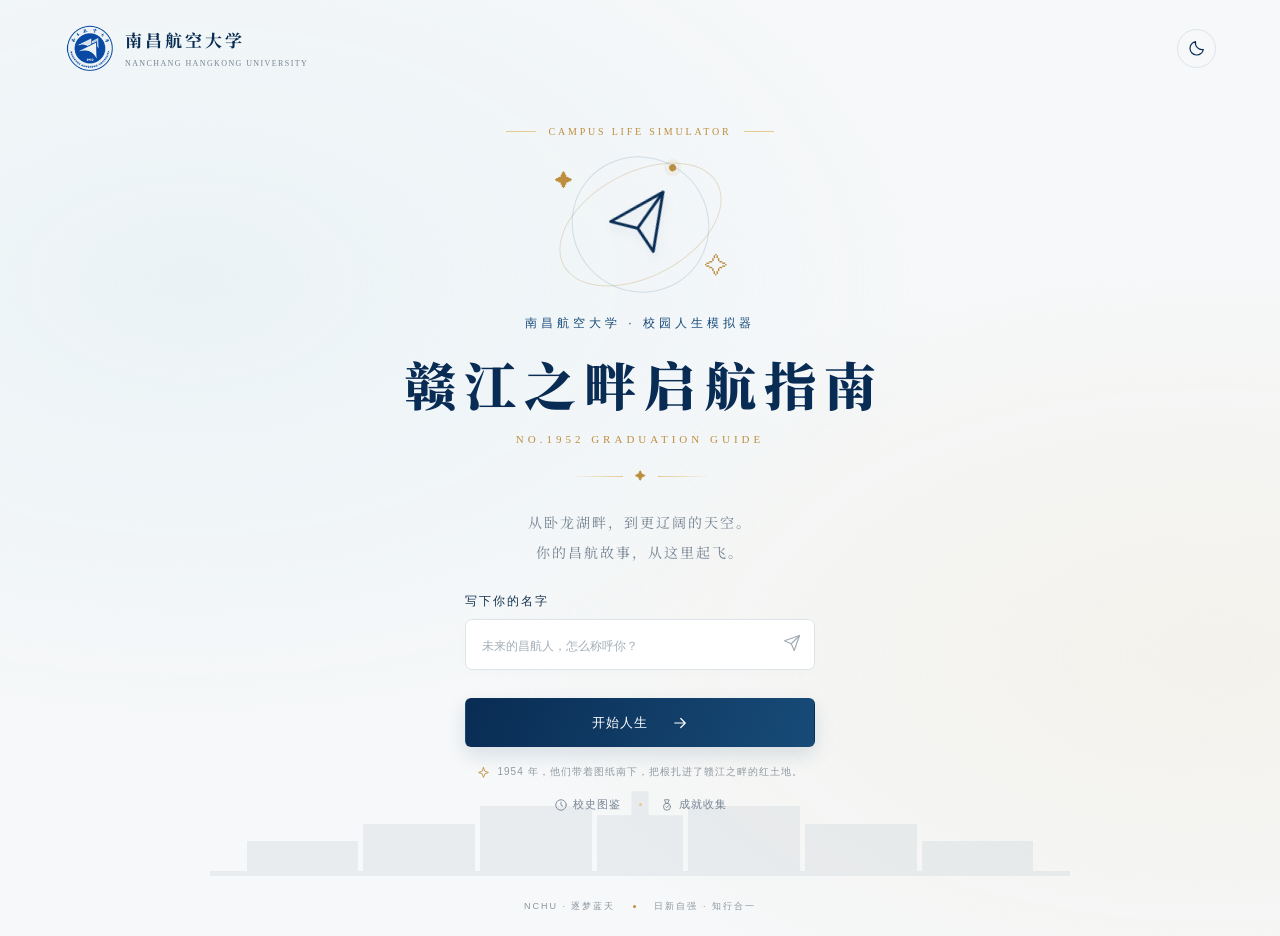
<file: index.html>
<!doctype html>
<html lang="zh-CN">
<head>
  <meta charset="UTF-8">
  <meta name="viewport" content="width=device-width, initial-scale=1">
  <meta name="theme-color" content="#092c54">
  <meta name="description" content="赣江之畔启航指南——南昌航空大学校园人生模拟器。写下名字，选择专业，开启你的蓝天旅程。">
  <title>赣江之畔启航指南 · 南昌航空大学校园人生</title>
  <link rel="stylesheet" href="css/main.css">
  <link rel="stylesheet" href="css/game.css">
</head>
<body>
  <svg class="icon-library" xmlns="http://www.w3.org/2000/svg" aria-hidden="true">
    <symbol id="i-plane" viewBox="0 0 24 24"><path d="m22 2-7 20-4-9-9-4Z"/><path d="M22 2 11 13"/></symbol>
    <symbol id="i-arrow" viewBox="0 0 24 24"><path d="M5 12h14m-6-6 6 6-6 6"/></symbol>
    <symbol id="i-back" viewBox="0 0 24 24"><path d="M19 12H5m6 6-6-6 6-6"/></symbol>
    <symbol id="i-refresh" viewBox="0 0 24 24"><path d="M20 7v5h-5M4 17v-5h5"/><path d="M6.1 7a7 7 0 0 1 11.4-1L20 9M4 15l2.5 3A7 7 0 0 0 18 17"/></symbol>
    <symbol id="i-check" viewBox="0 0 24 24"><path d="m5 12 4 4L19 6"/></symbol>
    <symbol id="i-lock" viewBox="0 0 24 24"><rect x="5" y="10" width="14" height="11" rx="2"/><path d="M8 10V7a4 4 0 0 1 8 0v3M12 14v3"/></symbol>
    <symbol id="i-wing" viewBox="0 0 24 24"><path d="M3 17c6-1 9-6 10-13 4 4 4 8 2 11l6-4c-2 7-8 10-18 6Z"/></symbol>
    <symbol id="i-chip" viewBox="0 0 24 24"><rect x="6" y="6" width="12" height="12" rx="2"/><path d="M9 1v3m6-3v3M9 20v3m6-3v3M1 9h3m-3 6h3m16-6h3m-3 6h3M10 10h4v4h-4z"/></symbol>
    <symbol id="i-flask" viewBox="0 0 24 24"><path d="M9 3h6m-5 0v6L4 19a1.5 1.5 0 0 0 1 2h14a1.5 1.5 0 0 0 1-2L14 9V3M7 16h10"/></symbol>
    <symbol id="i-code" viewBox="0 0 24 24"><path d="m8 7-5 5 5 5m8-10 5 5-5 5m-3-13-2 16"/></symbol>
    <symbol id="i-compass" viewBox="0 0 24 24"><circle cx="12" cy="12" r="9"/><path d="m16 8-3 5-5 3 3-5 5-3Z"/></symbol>
    <symbol id="i-chart" viewBox="0 0 24 24"><path d="M4 20V10m6 10V4m6 16v-7m5 7H2"/></symbol>
    <symbol id="i-sun" viewBox="0 0 24 24"><circle cx="12" cy="12" r="4"/><path d="M12 2v2m0 16v2M2 12h2m16 0h2M5 5l1.5 1.5m11 11L19 19M5 19l1.5-1.5m11-11L19 5"/></symbol>
    <symbol id="i-moon" viewBox="0 0 24 24"><path d="M20.5 14A9 9 0 0 1 10 3.5 9 9 0 1 0 20.5 14Z"/></symbol>
    <symbol id="i-spark" viewBox="0 0 24 24"><path d="m12 3 2.5 6.5L21 12l-6.5 2.5L12 21l-2.5-6.5L3 12l6.5-2.5Z"/></symbol>
    <symbol id="i-book" viewBox="0 0 24 24"><path d="M12 6.5C10.5 5 8 4.5 5 4.5v13c3 0 5.5.5 7 2 1.5-1.5 4-2 7-2v-13c-3 0-5.5.5-7 2Z"/><path d="M12 6.5v13"/></symbol>
    <symbol id="i-tool" viewBox="0 0 24 24"><path d="M15.6 3a5.5 5.5 0 0 0-5.1 7.4L3 17.9 6.1 21l7.5-7.5A5.5 5.5 0 1 0 15.6 3Z"/><circle cx="16.3" cy="7.7" r="1.5"/></symbol>
    <symbol id="i-shield" viewBox="0 0 24 24"><path d="M12 3 4.5 6v6c0 4.4 3.1 8 7.5 9 4.4-1 7.5-4.6 7.5-9V6Z"/><path d="m9 12 2 2 4-4"/></symbol>
    <symbol id="i-pulse" viewBox="0 0 24 24"><path d="M2 12h4l3-8 4 16 3-8h6"/></symbol>
    <symbol id="i-leaf" viewBox="0 0 24 24"><path d="M4 20c0-9 6-15 16-16 1 10-5 16-13 16Z"/><path d="M9 15c2-3 4-5 8-6"/></symbol>
    <symbol id="i-globe" viewBox="0 0 24 24"><circle cx="12" cy="12" r="9"/><path d="M3 12h18"/><path d="M12 3a15 15 0 0 1 0 18 15 15 0 0 1 0-18Z"/></symbol>
    <symbol id="i-scale" viewBox="0 0 24 24"><path d="M12 4v16M7 20h10M4 8h16"/><path d="m8 8-3.5 6h7Zm8 0-3.5 6h7Z"/></symbol>
    <symbol id="i-palette" viewBox="0 0 24 24"><path d="M12 21a9 9 0 1 1 9-9c0 2-1.6 3-3.2 3H16a2 2 0 0 0-1.4 3.4c.6.7.2 2.6-2.6 2.6Z"/><circle cx="8.5" cy="9.5" r="1"/><circle cx="12" cy="7.5" r="1"/><circle cx="15.5" cy="9.5" r="1"/></symbol>
    <symbol id="i-clock" viewBox="0 0 24 24"><circle cx="12" cy="12" r="9"/><path d="M12 7v5l3 2"/></symbol>
    <symbol id="i-medal" viewBox="0 0 24 24"><path d="M8.5 3h7l-2 6h-3Z"/><circle cx="12" cy="15" r="6"/><path d="m10 15 1.5 1.5L14.5 13"/></symbol>
    <symbol id="i-star" viewBox="0 0 24 24"><path d="m12 3 2.8 5.7 6.2.9-4.5 4.4 1 6.2-5.5-2.9-5.5 2.9 1-6.2L3 9.6l6.2-.9Z"/></symbol>
    <symbol id="i-ticket" viewBox="0 0 24 24"><path d="M3 8a2 2 0 0 1 2-2h14a2 2 0 0 1 2 2v2a2 2 0 0 0 0 4v2a2 2 0 0 1-2 2H5a2 2 0 0 1-2-2v-2a2 2 0 0 0 0-4Z"/><path d="M14 6v12"/></symbol>
    <symbol id="i-drone" viewBox="0 0 24 24"><rect x="9" y="9" width="6" height="6" rx="1.5"/><path d="M9 9 5.5 5.5M15 9l3.5-3.5M9 15l-3.5 3.5M15 15l3.5 3.5"/><circle cx="4.5" cy="4.5" r="2"/><circle cx="19.5" cy="4.5" r="2"/><circle cx="4.5" cy="19.5" r="2"/><circle cx="19.5" cy="19.5" r="2"/></symbol>
    <symbol id="i-flame" viewBox="0 0 24 24"><path d="M12 22c4 0 6.5-2.7 6.5-6.2 0-4.4-4-6.3-3.2-11.8-3 1.4-4.6 4-4.6 6.2 0 1.6.8 2.4.8 3.4 0 1-.8 1.7-1.6 1.2-.9-.6-1.4-1.7-1.4-3-1.3 1.4-2 3.2-2 4.9C6.5 19.4 8.6 22 12 22Z"/></symbol>
    <symbol id="i-gear" viewBox="0 0 24 24"><path d="M10.3 2.6h3.4l.5 2.5 1.7 1 2.4-.9 1.7 3-1.9 1.7v2l1.9 1.7-1.7 3-2.4-.9-1.7 1-.5 2.5h-3.4l-.5-2.5-1.7-1-2.4.9-1.7-3 1.9-1.7v-2L3.9 8.2l1.7-3 2.4.9 1.7-1Z"/><circle cx="12" cy="12" r="3"/></symbol>
    <symbol id="i-cube" viewBox="0 0 24 24"><path d="M12 2.5 20.5 7v10L12 21.5 3.5 17V7Z"/><path d="M3.5 7 12 11.5 20.5 7M12 11.5v10"/></symbol>
    <symbol id="i-weld" viewBox="0 0 24 24"><path d="M4 20 14 10"/><path d="M14 10a3.5 3.5 0 1 0 5 5l-5-5Z"/><path d="M17 3.5 15.5 6m5.5 1-2.6.6M20 12h-2.6"/></symbol>
    <symbol id="i-atom" viewBox="0 0 24 24"><circle cx="12" cy="12" r="2"/><ellipse cx="12" cy="12" rx="9.5" ry="4"/><ellipse cx="12" cy="12" rx="9.5" ry="4" transform="rotate(60 12 12)"/><ellipse cx="12" cy="12" rx="9.5" ry="4" transform="rotate(120 12 12)"/></symbol>
    <symbol id="i-signal" viewBox="0 0 24 24"><path d="M4 20V13m5 7V9m5 11V5m5 15v-4"/><circle cx="4" cy="9" r="1.4"/><circle cx="19" cy="8" r="1.4"/></symbol>
    <symbol id="i-bolt" viewBox="0 0 24 24"><path d="M13 2 4.5 13.5H11L10 22l8.5-11.5H12Z"/></symbol>
    <symbol id="i-neural" viewBox="0 0 24 24"><circle cx="5" cy="6" r="2"/><circle cx="5" cy="18" r="2"/><circle cx="19" cy="12" r="2"/><circle cx="12" cy="12" r="2"/><path d="M6.8 6.9 10.3 11M6.8 17.1 10.3 13M13.8 12h3.4"/></symbol>
    <symbol id="i-monitor" viewBox="0 0 24 24"><rect x="2.5" y="3.5" width="19" height="13" rx="2"/><path d="M8 20.5h8M12 16.5v4"/></symbol>
    <symbol id="i-scan" viewBox="0 0 24 24"><path d="M3 8V5.5A2.5 2.5 0 0 1 5.5 3H8m8 0h2.5A2.5 2.5 0 0 1 21 5.5V8m0 8v2.5a2.5 2.5 0 0 1-2.5 2.5H16M8 21H5.5A2.5 2.5 0 0 1 3 18.5V16"/><path d="M3 12h18"/></symbol>
    <symbol id="i-draft" viewBox="0 0 24 24"><path d="M4 20l1.1-4.1L15.9 5.1a2 2 0 0 1 2.8 0l.2.2a2 2 0 0 1 0 2.8L8.1 18.9Z"/><path d="m14.6 6.4 3 3"/><path d="M4 20l4.1-1.1"/></symbol>
    <symbol id="i-coin" viewBox="0 0 24 24"><circle cx="12" cy="12" r="9"/><path d="M12 6.5v11M14.8 9.2c-.7-.9-1.8-1.4-2.9-1.4-1.6 0-2.7.9-2.7 2.2 0 3 5.6 1.5 5.6 4.5 0 1.4-1.2 2.3-2.9 2.3-1.3 0-2.4-.6-3.1-1.6"/></symbol>
    <symbol id="i-lang" viewBox="0 0 24 24"><path d="M3 5.5h9M7.5 3.5v2M10.5 5.5c0 4-2.6 7.4-6.5 8.8"/><path d="M5 9.5c1.4 2.6 3.6 4.4 6.2 5"/><path d="m13 20.5 4-11 4 11M14.4 17h5.2"/></symbol>
    <symbol id="i-plus" viewBox="0 0 24 24"><path d="M12 5.5v13M5.5 12h13"/></symbol>
    <symbol id="i-minus" viewBox="0 0 24 24"><path d="M5.5 12h13"/></symbol>
    <symbol id="i-dice" viewBox="0 0 24 24"><rect x="3.5" y="3.5" width="17" height="17" rx="3.5"/><circle cx="8.6" cy="8.6" r="1.2" fill="currentColor" stroke="none"/><circle cx="12" cy="12" r="1.2" fill="currentColor" stroke="none"/><circle cx="15.4" cy="15.4" r="1.2" fill="currentColor" stroke="none"/></symbol>
    <symbol id="i-bowl" viewBox="0 0 24 24"><path d="M3 11h18a9 9 0 0 1-18 0Z"/><path d="M8 11V7m4 4V5m4 6V7"/><path d="M4 20h16"/></symbol>
    <symbol id="i-note" viewBox="0 0 24 24"><path d="M5 4.5h9l5 5V19.5a1 1 0 0 1-1 1H5a1 1 0 0 1-1-1v-14a1 1 0 0 1 1-1Z"/><path d="M14 4.5v5h5M8 13h8M8 16.5h5"/></symbol>
    <symbol id="i-route" viewBox="0 0 24 24"><circle cx="5.5" cy="18.5" r="2.5"/><circle cx="18.5" cy="5.5" r="2.5"/><path d="M8 18.5h7a3.5 3.5 0 0 0 0-7h-6a3.5 3.5 0 0 1 0-7h7"/></symbol>
  </svg>

  <div class="sky" aria-hidden="true"><div class="cloud cloud-one"></div><div class="cloud cloud-two"></div></div>
  <header class="site-header">
    <a class="brand" href="./" aria-label="返回赣江之畔启航指南首页">
      <span class="brand-mark"><img src="assets/nchu-emblem.png" alt="南昌航空大学校徽" width="90" height="90"></span>
      <span><strong>南昌航空大学</strong><small>NANCHANG HANGKONG UNIVERSITY</small></span>
    </a>
    <button class="theme-button" id="theme-button" type="button" aria-label="切换深色模式" title="切换深浅色主题"><svg><use href="#i-moon"/></svg></button>
  </header>

  <main>
    <section class="page start-page active" id="start-page" aria-labelledby="main-title">
      <div class="start-content">
        <div class="edition-label"><span></span> CAMPUS LIFE SIMULATOR <span></span></div>
        <div class="hero-emblem" aria-hidden="true"><div class="orbit orbit-one"></div><div class="orbit orbit-two"></div><svg><use href="#i-plane"/></svg><i class="star-one">✦</i><i class="star-two">✧</i></div>
        <p class="university-name">南昌航空大学 · 校园人生模拟器</p>
        <h1 id="main-title">赣江之畔启航指南</h1>
        <p class="english-title">NO.1952 GRADUATION GUIDE</p>
        <div class="title-rule"><span></span><i>✦</i><span></span></div>
        <p class="intro">从卧龙湖畔，到更辽阔的天空。<br>你的昌航故事，从这里起飞。</p>
        <form class="name-form" id="name-form">
          <label for="username">写下你的名字</label>
          <div class="name-field"><input id="username" name="username" type="text" maxlength="12" placeholder="未来的昌航人，怎么称呼你？" autocomplete="nickname" aria-describedby="name-error"><svg><use href="#i-plane"/></svg></div>
          <p class="form-error" id="name-error" role="alert"></p>
          <button class="primary-button" type="submit">开始人生<svg><use href="#i-arrow"/></svg></button>
        </form>
        <p class="start-note"><svg><use href="#i-spark"/></svg><span id="start-note-text">1952 — 2026 · 七十四载航空报国路</span></p>
        <div class="start-links">
          <button class="link-button" type="button" data-goto="archive"><svg><use href="#i-clock"/></svg>校史图鉴</button>
          <i></i>
          <button class="link-button" type="button" data-goto="achievements"><svg><use href="#i-medal"/></svg>成就收集</button>
        </div>
      </div>
      <div class="campus-line" aria-hidden="true"><span></span><span></span><span></span><span></span><span></span><span></span><span></span></div>
    </section>

    <section class="page selection-page allocate-page" id="allocate-page" aria-labelledby="allocate-title" hidden>
      <nav class="progress-nav" aria-label="创建角色进度">
        <button class="back-button" data-back="start" type="button"><svg><use href="#i-back"/></svg> 返回</button>
        <ol><li class="complete"><span><svg><use href="#i-check"/></svg></span>名字</li><li class="current"><span>2</span>属性</li><li><span>3</span>专业</li><li><span>4</span>天赋</li><li><span>5</span>启航</li></ol>
        <span class="step-count">01 / 04</span>
      </nav>
      <div class="page-content">
        <p class="section-eyebrow">ALLOCATE YOUR POINTS</p>
        <h2 id="allocate-title">分配你的初始属性</h2>
        <p class="section-subtitle" id="allocate-subtitle">十点自由分配 · 每项最多加五点</p>
        <div class="allocate-board">
          <div class="pool-badge">
            <span class="pool-label">剩余点数 / REMAINING</span>
            <strong id="stat-pool">10</strong>
          </div>
          <div class="allocate-list" id="allocate-list"></div>
        </div>
        <div class="selection-footer">
          <p id="allocate-hint">十点全部分配完毕才能继续</p>
          <div class="talent-actions">
            <button class="secondary-button" id="allocate-reset" type="button"><svg><use href="#i-refresh"/></svg>重新分配</button>
            <button class="primary-button compact" id="allocate-next" type="button" disabled>确认属性，选择专业<svg><use href="#i-arrow"/></svg></button>
          </div>
        </div>
      </div>
    </section>

    <section class="page selection-page" id="major-page" aria-labelledby="major-title" hidden>
      <nav class="progress-nav" aria-label="创建角色进度">
        <button class="back-button" data-back="allocate" type="button"><svg><use href="#i-back"/></svg> 返回</button>
        <ol><li class="complete"><span><svg><use href="#i-check"/></svg></span>名字</li><li class="complete"><span><svg><use href="#i-check"/></svg></span>属性</li><li class="current"><span>3</span>专业</li><li><span>4</span>天赋</li><li><span>5</span>启航</li></ol>
        <span class="step-count">02 / 04</span>
      </nav>
      <div class="page-content">
        <p class="section-eyebrow">CHOOSE YOUR PATH</p>
        <h2 id="major-title">选择你的专业</h2>
        <p class="section-subtitle">专业将影响你的初始属性加成</p>
        <div class="major-grid" id="major-grid"></div>
        <div class="selection-footer">
          <p id="major-hint">点击专业卡片，领取属于你的登机牌</p>
          <button class="primary-button compact" id="major-next" type="button" disabled>确认专业，抽取天赋<svg><use href="#i-arrow"/></svg></button>
        </div>
      </div>
    </section>

    <section class="page selection-page talent-page" id="talent-page" aria-labelledby="talent-title" hidden>
      <nav class="progress-nav" aria-label="创建角色进度">
        <button class="back-button" data-back="major" type="button"><svg><use href="#i-back"/></svg> 返回</button>
        <ol><li class="complete"><span><svg><use href="#i-check"/></svg></span>名字</li><li class="complete"><span><svg><use href="#i-check"/></svg></span>属性</li><li class="complete"><span><svg><use href="#i-check"/></svg></span>专业</li><li class="current"><span>4</span>天赋</li><li><span>5</span>启航</li></ol>
        <span class="step-count">03 / 04</span>
      </nav>
      <div class="page-content">
        <p class="section-eyebrow">DRAW YOUR TALENTS</p>
        <h2 id="talent-title">抽取你的天赋</h2>
        <p class="section-subtitle" id="talent-subtitle">五张卡中挑两张带走 · 天赋将叠加到初始属性上</p>
        <div class="talent-grid" id="talent-grid"></div>
        <div class="selection-footer">
          <p id="talent-hint">从五张卡中挑选两张</p>
          <div class="talent-actions">
            <button class="secondary-button" id="talent-redraw" type="button"><svg><use href="#i-refresh"/></svg>重新抽取</button>
            <button class="primary-button compact" id="talent-next" type="button" disabled>确认天赋，领取登机牌<svg><use href="#i-arrow"/></svg></button>
          </div>
        </div>
      </div>
    </section>

    <section class="page coming-page" id="coming-page" aria-labelledby="coming-title" hidden>
      <div class="coming-card">
        <div class="coming-icon"><svg><use href="#i-lock"/></svg></div>
        <p class="section-eyebrow">TO BE CONTINUED</p>
        <h2 id="coming-title">敬请期待</h2>
        <div class="title-rule"><span></span><i>✦</i><span></span></div>
        <p class="coming-desc">你的大学旅程即将启航。<br>课堂、金工实习、航模队、图书馆的灯、赣江的夜风……<br>更多昌航故事，正在路上。</p>
        <div class="profile-ticket">
          <span class="ticket-label">PASSENGER · 乘客</span>
          <strong id="profile-name"></strong>
          <dl>
            <div><dt>专业 / MAJOR</dt><dd id="profile-major"></dd></div>
            <div><dt>学院 / SCHOOL</dt><dd id="profile-college"></dd></div>
          </dl>
          <div class="stat-strip" id="profile-stats"></div>
          <div class="talent-strip" id="profile-talents"></div>
          <span class="ticket-code">NCHU · CLASS OF 2026</span>
        </div>
        <div class="coming-actions">
          <button class="secondary-button" id="restart" type="button"><svg><use href="#i-refresh"/></svg>重新启程</button>
          <button class="secondary-button" data-goto="archive" type="button"><svg><use href="#i-clock"/></svg>校史图鉴</button>
        </div>
        <p class="coming-note">本作为同人向致敬作品，非学校官方产品</p>
      </div>
    </section>

    <section class="page game-page" id="game-page" aria-labelledby="game-title" hidden>
      <div class="game-bar">
        <div class="game-term-box">
          <span class="game-term-label">CURRENT TERM</span>
          <strong id="game-term">大一 · 上学期</strong>
          <span class="game-year" id="game-year">2026 秋</span>
        </div>
        <div class="game-progress">
          <div class="game-progress-track"><i id="game-progress-bar"></i></div>
          <span class="game-progress-text" id="game-progress-text">1 / 8</span>
        </div>
      </div>

      <div class="game-body">
        <aside class="game-side">
          <div class="side-card">
            <span class="side-label">你的属性</span>
            <div class="game-stats" id="game-stats"></div>
          </div>
          <div class="side-card risk-box" id="risk-box">
            <span class="side-label">学业风险 <em id="risk-label">正常</em></span>
            <div class="risk-track"><i id="risk-bar"></i></div>
            <p class="side-note risk-note-text">逃课、躺平、通宵会上涨；学期末满 70 触发学业预警，累计 3 次或直接满 100 会被劝退。</p>
          </div>
          <div class="side-card side-card-quiet">
            <span class="side-label">本作说明</span>
            <p class="side-note">属性检定 = 属性值 + 1d20，达到阈值即成功。属性与天赋会一路影响四年里的每一次选择。</p>
          </div>
        </aside>
        <div class="game-main" id="event-stage" aria-live="polite"></div>
      </div>
    </section>

    <section class="page ending-page" id="ending-page" aria-labelledby="ending-title" hidden>
      <div class="ending-card">
        <div class="ending-icon" id="ending-icon"></div>
        <span class="ending-label" id="ending-label">ENDING</span>
        <h2 id="ending-title"></h2>
        <p class="ending-en" id="ending-en"></p>
        <div class="title-rule"><span></span><i>✦</i><span></span></div>
        <div class="ending-text" id="ending-text"></div>

        <div class="profile-ticket ending-ticket">
          <span class="ticket-label">PASSENGER · 毕业生</span>
          <strong id="ending-name"></strong>
          <dl>
            <div><dt>专业 / MAJOR</dt><dd id="ending-major"></dd></div>
            <div><dt>学院 / SCHOOL</dt><dd id="ending-college"></dd></div>
            <div><dt>社团 / CLUB</dt><dd id="ending-club"></dd></div>
          </dl>
          <div class="stat-strip" id="ending-stats"></div>
          <div class="talent-strip" id="ending-talents"></div>
          <span class="ticket-code">NCHU · CLASS OF 2030</span>
        </div>

        <div class="ending-meta" id="ending-meta"></div>

        <div class="ending-highlights">
          <span class="side-label">四年里，你记得的几件事</span>
          <ul id="ending-log"></ul>
        </div>

        <div class="ending-actions">
          <button class="primary-button compact" id="ending-restart" type="button">再读一次大学<svg><use href="#i-refresh"/></svg></button>
          <button class="secondary-button" id="ending-archive" type="button"><svg><use href="#i-clock"/></svg>校史图鉴</button>
        </div>
        <p class="coming-note">本作为同人向致敬作品，非学校官方产品</p>
      </div>
    </section>

    <section class="page selection-page" id="archive-page" aria-labelledby="archive-title" hidden>
      <nav class="progress-nav" aria-label="校史图鉴导航">
        <button class="back-button" data-back="start" type="button"><svg><use href="#i-back"/></svg> 返回</button>
        <span class="step-count">ARCHIVE</span>
      </nav>
      <div class="page-content">
        <p class="section-eyebrow">SINCE 1952</p>
        <h2 id="archive-title">校史图鉴</h2>
        <p class="section-subtitle">七十四载，从汉口到前湖</p>
        <ol class="timeline" id="timeline"></ol>
      </div>
    </section>

    <section class="page selection-page" id="achievements-page" aria-labelledby="achievements-title" hidden>
      <nav class="progress-nav" aria-label="成就收集导航">
        <button class="back-button" data-back="start" type="button"><svg><use href="#i-back"/></svg> 返回</button>
        <span class="step-count">ACHIEVEMENTS</span>
      </nav>
      <div class="page-content">
        <p class="section-eyebrow">YOUR MILESTONES</p>
        <h2 id="achievements-title">成就收集</h2>
        <p class="section-subtitle">四年里藏着的每一件小事，都会被记下来</p>
        <div class="achv-progress">
          <span class="ap-label">已解锁</span>
          <span class="ap-track"><i id="achv-progress-bar"></i></span>
          <span class="ap-value" id="achv-progress-text">0 / 0</span>
        </div>
        <div class="achv-grid" id="achv-grid"></div>
      </div>
    </section>
  </main>
  <footer class="site-footer"><span>NCHU · 逐梦蓝天</span><i></i><span>日新自强 · 知行合一</span></footer>
  <div class="toast" id="toast" role="status"></div>
  <div class="achv-toast" id="achv-toast" role="status"></div>
  <script src="js/data.js"></script>
  <script src="js/story.js"></script>
  <script src="js/story2.js"></script>
  <script src="js/game.js"></script>
</body>
</html>
</file>
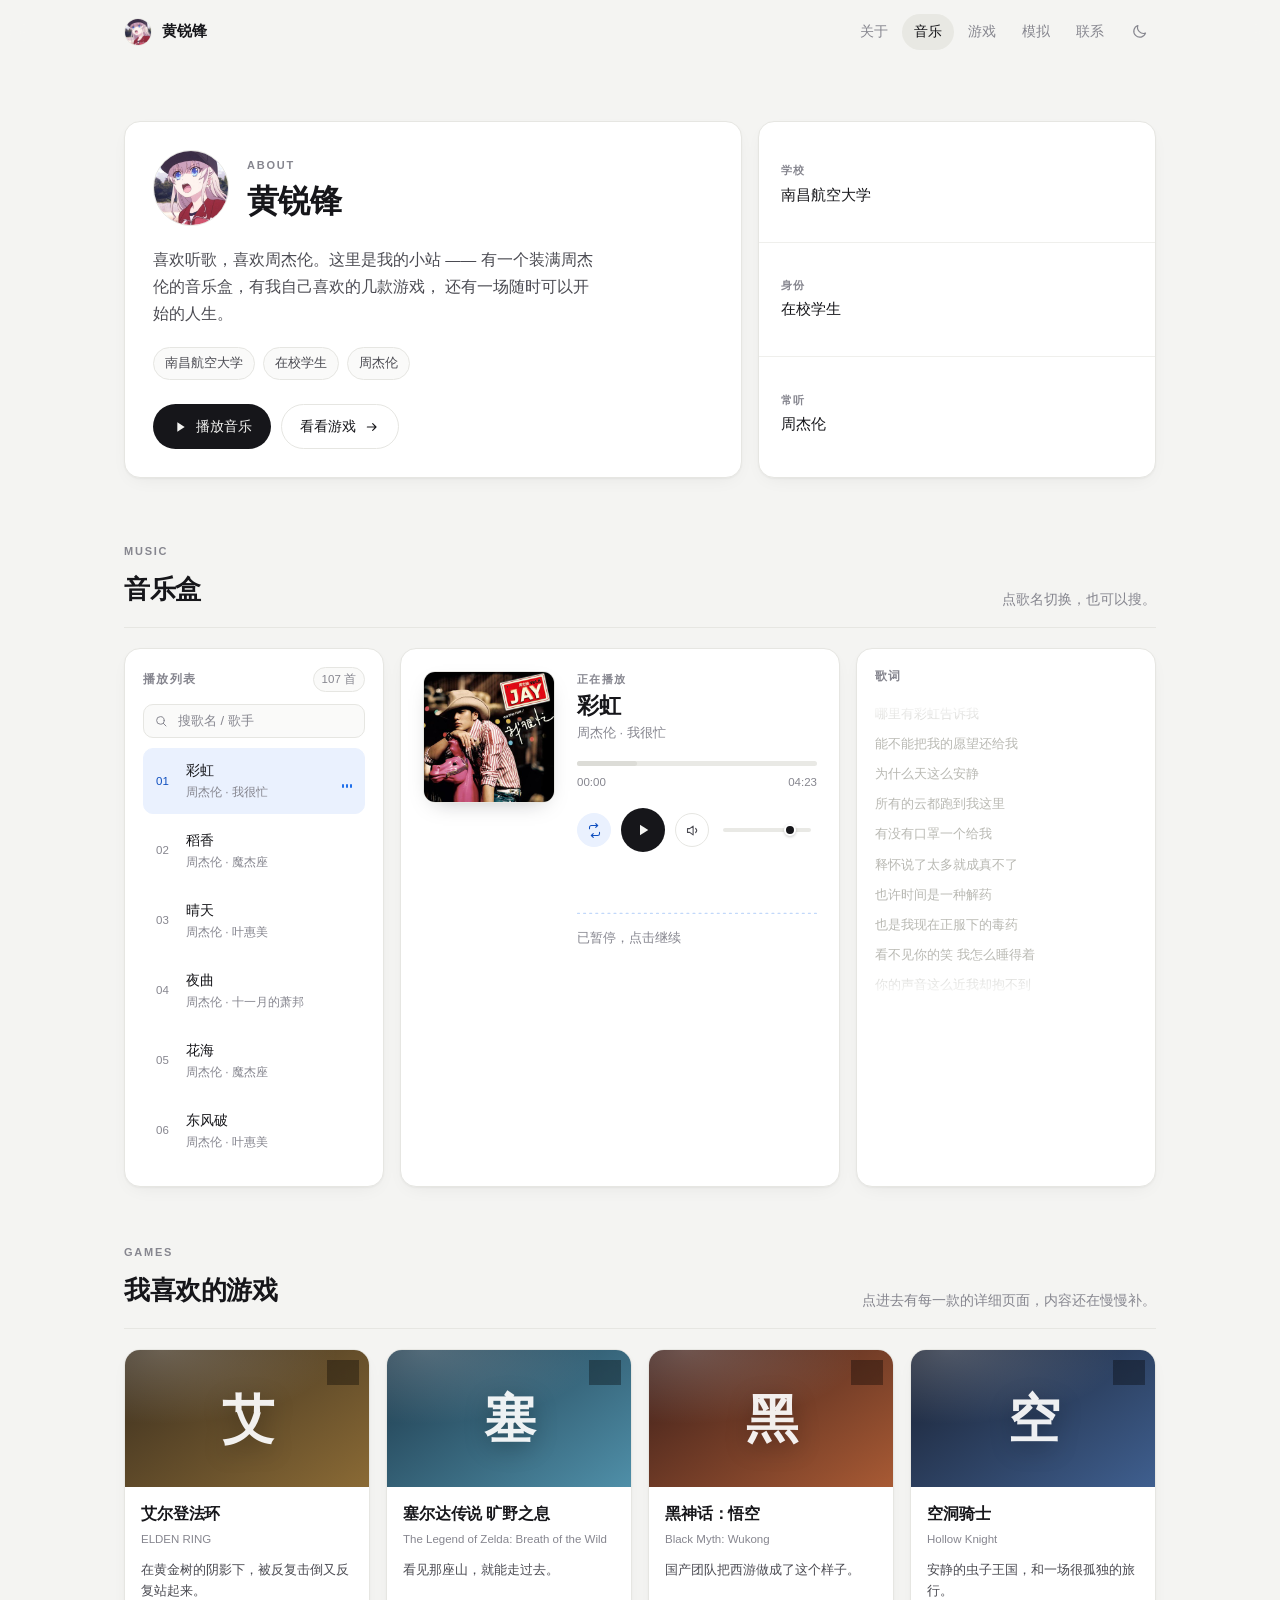
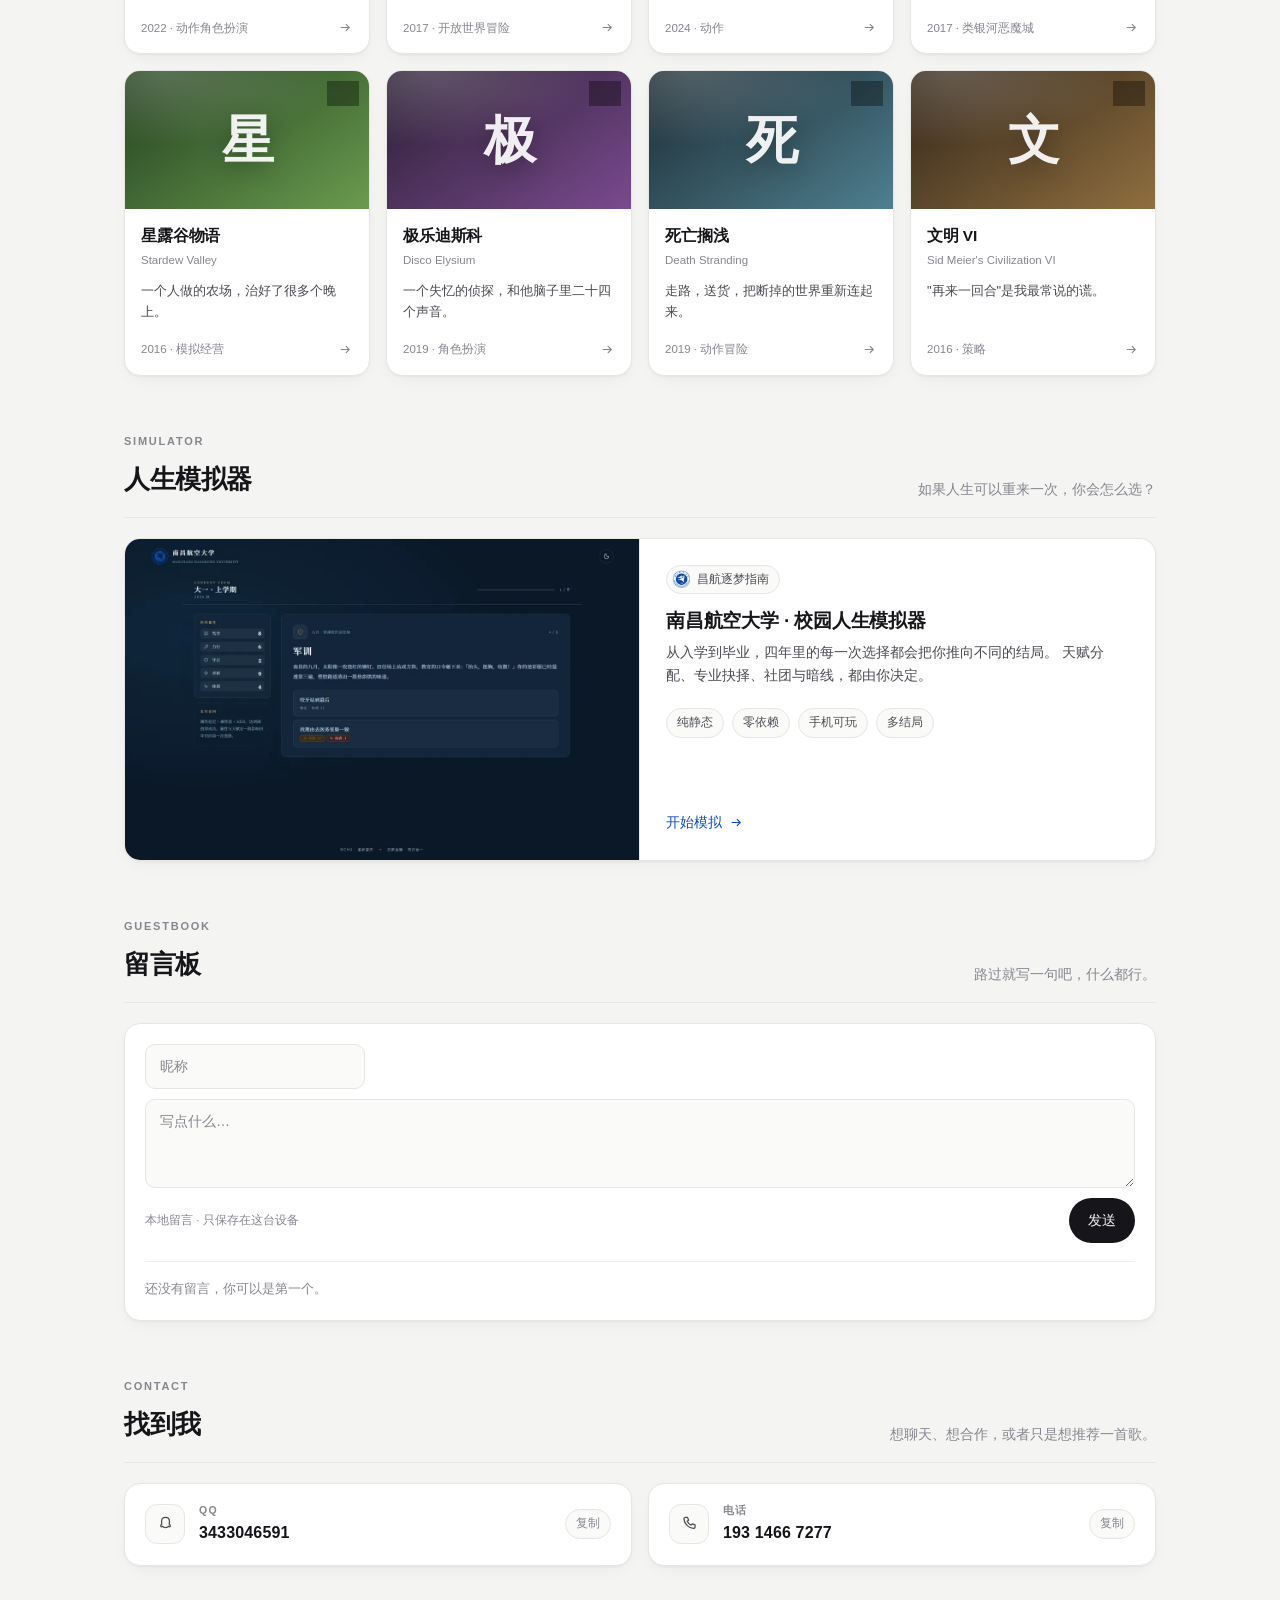
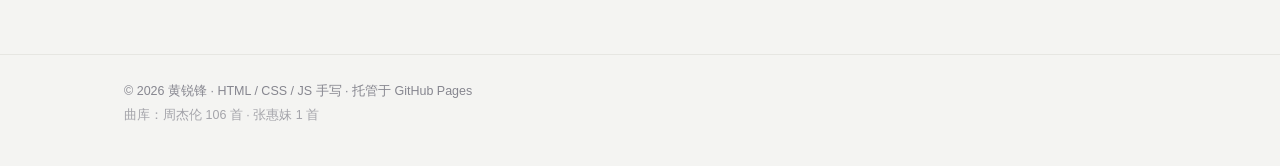
<file: me/index.html>
<!DOCTYPE html>
<html lang="zh-CN">
<head>
<meta charset="UTF-8">
<meta name="viewport" content="width=device-width, initial-scale=1, viewport-fit=cover">
<meta name="theme-color" content="#f4f4f2">
<script>
/* 主题需在首屏渲染前确定，避免闪白 */
(function () {
  try {
    var saved = localStorage.getItem('hrf-theme');
    var dark = saved ? saved === 'dark'
      : window.matchMedia && window.matchMedia('(prefers-color-scheme: dark)').matches;
    if (dark) document.documentElement.setAttribute('data-theme', 'dark');
  } catch (e) {}
})();
</script>
<title>黄锐锋 · 个人主页</title>
<meta name="description" content="黄锐锋的个人网站 — 音乐盒、我喜欢的游戏、人生模拟器与联系方式。">
<meta property="og:title" content="黄锐锋 · 个人主页">
<meta property="og:description" content="音乐盒 · 我喜欢的游戏 · 人生模拟器 · 联系方式">
<meta property="og:image" content="assets/img/avatar.jpg">
<meta property="og:type" content="website">
<link rel="icon" href="favicon.ico" sizes="any">
<link rel="apple-touch-icon" href="assets/img/favicon.png">
<link rel="stylesheet" href="css/style.css">
</head>
<body>

<header class="topbar" id="topbar">
  <div class="wrap topbar-in">
    <a class="brand" href="#top">
      <img class="brand-avatar" src="assets/img/avatar.jpg" alt="" width="64" height="64">
      <span class="brand-name">黄锐锋</span>
    </a>
    <div class="topbar-right">
      <nav class="nav" aria-label="页面导航">
        <a href="#about">关于</a>
        <a href="#music">音乐</a>
        <a href="#games">游戏</a>
        <a href="#sim">模拟</a>
        <a href="#contact">联系</a>
      </nav>
      <button class="theme-btn" id="themeBtn" type="button" aria-label="切换深色模式" title="切换深色模式">
        <svg class="ico-moon" viewBox="0 0 24 24" aria-hidden="true" fill="none" stroke="currentColor" stroke-width="1.7" stroke-linecap="round" stroke-linejoin="round"><path d="M20.5 14.3A8.5 8.5 0 0 1 9.7 3.5a8.5 8.5 0 1 0 10.8 10.8z"/></svg>
        <svg class="ico-sun" viewBox="0 0 24 24" aria-hidden="true" fill="none" stroke="currentColor" stroke-width="1.7" stroke-linecap="round" stroke-linejoin="round"><circle cx="12" cy="12" r="4"/><path d="M12 2v2M12 20v2M4.9 4.9l1.4 1.4M17.7 17.7l1.4 1.4M2 12h2M20 12h2M4.9 19.1l1.4-1.4M17.7 6.3l1.4-1.4"/></svg>
      </button>
    </div>
  </div>
</header>

<main class="wrap" id="top">

  <!-- ================= 关于 ================= -->
  <section class="about" id="about">
    <article class="card card-profile reveal">
      <div class="profile-top">
        <img class="profile-avatar" src="assets/img/avatar.jpg" alt="我的头像" width="640" height="640">
        <div class="profile-id">
          <p class="kicker">ABOUT</p>
          <h1 class="profile-name">黄锐锋</h1>
        </div>
      </div>

      <p class="lede">
        喜欢听歌，喜欢周杰伦。这里是我的小站 ——
        有一个装满周杰伦的音乐盒，有我自己喜欢的几款游戏，
        还有一场随时可以开始的人生。
      </p>

      <ul class="chips">
        <li>南昌航空大学</li>
        <li>在校学生</li>
        <li>周杰伦</li>
      </ul>

      <div class="profile-actions">
        <button class="btn btn-solid" id="heroPlay" type="button">
          <svg viewBox="0 0 24 24" aria-hidden="true" fill="currentColor"><path d="M8 5v14l11-7z"/></svg>
          <span>播放音乐</span>
        </button>
        <a class="btn btn-line" href="#games">
          <span>看看游戏</span>
          <svg viewBox="0 0 24 24" aria-hidden="true" fill="none" stroke="currentColor" stroke-width="1.7" stroke-linecap="round" stroke-linejoin="round"><path d="M5 12h13m0 0-5-5m5 5-5 5"/></svg>
        </a>
      </div>
    </article>

    <div class="facts card reveal">
      <div class="fact-row">
        <span class="fact-label">学校</span>
        <span class="fact-value">南昌航空大学</span>
      </div>
      <div class="fact-row">
        <span class="fact-label">身份</span>
        <span class="fact-value">在校学生</span>
      </div>
      <div class="fact-row">
        <span class="fact-label">常听</span>
        <span class="fact-value">周杰伦</span>
      </div>
    </div>
  </section>

  <!-- ================= 音乐盒 ================= -->
  <section class="section" id="music">
    <div class="section-head reveal">
      <div>
        <p class="kicker">MUSIC</p>
        <h2 class="section-title">音乐盒</h2>
      </div>
      <p class="section-desc">点歌名切换，也可以搜。</p>
    </div>

    <div class="player-grid">

      <!-- 播放列表 -->
      <article class="card playlist-card reveal">
        <div class="card-head">
          <h3>播放列表</h3>
          <span class="card-count" id="trackCount">33 首</span>
        </div>
        <div class="track-search">
          <svg viewBox="0 0 24 24" aria-hidden="true" fill="none" stroke="currentColor" stroke-width="1.7" stroke-linecap="round" stroke-linejoin="round"><circle cx="11" cy="11" r="6.5"/><path d="m16 16 4.5 4.5"/></svg>
          <input id="trackFilter" type="search" placeholder="搜歌名 / 歌手" aria-label="搜索歌曲" autocomplete="off">
        </div>
        <ul class="tracklist" id="tracklist"></ul>
        <p class="track-empty" id="trackEmpty" hidden>没找到这首歌，换个词试试。</p>
      </article>

      <!-- 正在播放 -->
      <article class="card now-card reveal">
        <div class="now-cover">
          <img id="coverImg" src="assets/img/rainbow-cover.jpg" alt="专辑封面" width="400" height="400">
        </div>
        <div class="now-body">
          <p class="now-label">正在播放</p>
          <h3 class="now-title" id="trackTitle">彩虹</h3>
          <p class="now-meta" id="trackMeta">周杰伦 · 我很忙</p>

          <div class="bar" id="progress" role="slider" tabindex="0"
               aria-label="播放进度" aria-valuemin="0" aria-valuemax="100" aria-valuenow="0">
            <div class="bar-buf" id="progressBuf"></div>
            <div class="bar-fill" id="progressFill"><span class="bar-knob"></span></div>
          </div>
          <div class="bar-times">
            <span id="timeNow">00:00</span>
            <span id="timeAll">04:23</span>
          </div>

          <div class="controls">
            <button class="icon-btn" id="btnLoop" type="button" title="单曲循环" aria-label="单曲循环" aria-pressed="true">
              <svg viewBox="0 0 24 24" aria-hidden="true" fill="none" stroke="currentColor" stroke-width="1.7" stroke-linecap="round" stroke-linejoin="round"><path d="M4 9V7a3 3 0 0 1 3-3h10"/><path d="m14 1 3 3-3 3"/><path d="M20 15v2a3 3 0 0 1-3 3H7"/><path d="m10 23-3-3 3-3"/></svg>
            </button>

            <button class="play-btn" id="btnPlay" type="button" title="播放/暂停" aria-label="播放">
              <svg class="ico-play" viewBox="0 0 24 24" aria-hidden="true" fill="currentColor"><path d="M8 5v14l11-7z"/></svg>
              <svg class="ico-pause" viewBox="0 0 24 24" aria-hidden="true" fill="currentColor"><path d="M7 5h4v14H7zm6 0h4v14h-4z"/></svg>
            </button>

            <button class="icon-btn" id="btnMute" type="button" title="静音" aria-label="静音" aria-pressed="false">
              <svg viewBox="0 0 24 24" aria-hidden="true" fill="none" stroke="currentColor" stroke-width="1.7" stroke-linecap="round" stroke-linejoin="round"><path d="M4 9v6h3.5L13 19V5L7.5 9H4z"/><path class="wave" d="M17 8.5a5 5 0 0 1 0 7"/></svg>
            </button>

            <input class="vol" id="volume" type="range" min="0" max="100" value="80" aria-label="音量">
          </div>

          <canvas class="viz" id="viz" width="640" height="56" aria-hidden="true"></canvas>

          <p class="now-hint" id="playerHint">点击播放按钮开始</p>
        </div>

        <audio id="audio" preload="metadata">
          <source src="assets/audio/rainbow.mp3" type="audio/mpeg">
          你的浏览器不支持音频播放。
        </audio>
      </article>

      <!-- 歌词 -->
      <article class="card lyrics-card reveal">
        <div class="card-head">
          <h3>歌词</h3>
        </div>
        <div class="lyrics" id="lyrics" role="log" aria-live="polite" aria-label="歌词">
          <ul id="lyricList"></ul>
        </div>
      </article>

    </div>
  </section>

  <!-- ================= 我喜欢的游戏 ================= -->
  <section class="section" id="games">
    <div class="section-head reveal">
      <div>
        <p class="kicker">GAMES</p>
        <h2 class="section-title">我喜欢的游戏</h2>
      </div>
      <p class="section-desc">点进去有每一款的详细页面，内容还在慢慢补。</p>
    </div>

    <div class="game-grid" id="gameGrid"></div>
  </section>

  <!-- ================= 人生模拟器 ================= -->
  <section class="section" id="sim">
    <div class="section-head reveal">
      <div>
        <p class="kicker">SIMULATOR</p>
        <h2 class="section-title">人生模拟器</h2>
      </div>
      <p class="section-desc">如果人生可以重来一次，你会怎么选？</p>
    </div>

    <a class="card sim-card reveal" href="https://h086677.github.io/Nchu/" target="_blank" rel="noopener">
      <div class="sim-shot">
        <img src="assets/img/sim-preview.webp" alt="人生模拟器界面预览" loading="lazy" width="1280" height="800">
      </div>
      <div class="sim-info">
        <span class="sim-badge">
          <img src="assets/img/nchu-emblem.png" alt="" width="24" height="24">
          昌航逐梦指南
        </span>
        <h3>南昌航空大学 · 校园人生模拟器</h3>
        <p>
          从入学到毕业，四年里的每一次选择都会把你推向不同的结局。
          天赋分配、专业抉择、社团与暗线，都由你决定。
        </p>
        <ul class="chips chips-sm">
          <li>纯静态</li>
          <li>零依赖</li>
          <li>手机可玩</li>
          <li>多结局</li>
        </ul>
        <span class="sim-cta">
          开始模拟
          <svg viewBox="0 0 24 24" aria-hidden="true" fill="none" stroke="currentColor" stroke-width="1.7" stroke-linecap="round" stroke-linejoin="round"><path d="M5 12h13m0 0-5-5m5 5-5 5"/></svg>
        </span>
      </div>
    </a>
  </section>

  <!-- ================= 留言板 ================= -->
  <section class="section" id="guest">
    <div class="section-head reveal">
      <div>
        <p class="kicker">GUESTBOOK</p>
        <h2 class="section-title">留言板</h2>
      </div>
      <p class="section-desc">路过就写一句吧，什么都行。</p>
    </div>

    <article class="card guest-card reveal">
      <div class="guest-body" id="guestBody">
        <form class="guest-form" id="guestForm" autocomplete="off">
          <input class="guest-name" id="guestName" type="text" maxlength="16" placeholder="昵称" aria-label="昵称">
          <textarea class="guest-text" id="guestText" maxlength="200" rows="3" placeholder="写点什么…" aria-label="留言内容"></textarea>
          <div class="guest-actions">
            <span class="guest-note" id="guestNote">本地草稿 · 只保存在这台设备</span>
            <button class="btn btn-solid" id="guestSend" type="submit">发送</button>
          </div>
        </form>
        <ul class="guest-list" id="guestList"></ul>
        <p class="guest-empty" id="guestEmpty">还没有留言，你可以是第一个。</p>
      </div>
      <div class="guest-mount" id="guestMount" hidden></div>
    </article>
  </section>

  <!-- ================= 联系 ================= -->
  <section class="section" id="contact">
    <div class="section-head reveal">
      <div>
        <p class="kicker">CONTACT</p>
        <h2 class="section-title">找到我</h2>
      </div>
      <p class="section-desc">想聊天、想合作，或者只是想推荐一首歌。</p>
    </div>

    <div class="contact-grid">
      <button class="card contact-card reveal" type="button" data-copy="3433046591" data-kind="QQ">
        <span class="contact-ico" aria-hidden="true">
          <svg viewBox="0 0 24 24" fill="none" stroke="currentColor" stroke-width="1.6" stroke-linecap="round" stroke-linejoin="round"><path d="M12 3c3 0 5 2.2 5 5.1 0 1.2-.2 2.2-.4 3 .8.9 1.5 2 1.5 2.8 0 .7-.5 1-1.1 1-.4 0-.9-.3-1.3-.7-.6 1.1-1.6 1.8-3.7 1.8s-3.1-.7-3.7-1.8c-.4.4-.9.7-1.3.7-.6 0-1.1-.3-1.1-1 0-.8.7-1.9 1.5-2.8-.2-.8-.4-1.8-.4-3C7 5.2 9 3 12 3z"/></svg>
        </span>
        <span class="contact-body">
          <span class="contact-label">QQ</span>
          <span class="contact-value">3433046591</span>
        </span>
        <span class="contact-copy">复制</span>
      </button>

      <button class="card contact-card reveal" type="button" data-copy="19314667277" data-kind="电话">
        <span class="contact-ico" aria-hidden="true">
          <svg viewBox="0 0 24 24" fill="none" stroke="currentColor" stroke-width="1.6" stroke-linecap="round" stroke-linejoin="round"><path d="M7 3h2.5l1.4 3.6-1.8 1.4a11 11 0 0 0 4.9 4.9l1.4-1.8L19 12.5V15a2 2 0 0 1-2.2 2A13.5 13.5 0 0 1 5 5.2 2 2 0 0 1 7 3z"/></svg>
        </span>
        <span class="contact-body">
          <span class="contact-label">电话</span>
          <span class="contact-value">193 1466 7277</span>
        </span>
        <span class="contact-copy">复制</span>
      </button>
    </div>
  </section>

</main>

<footer class="foot">
  <div class="wrap foot-in">
    <p>© <span id="year">2026</span> 黄锐锋 · HTML / CSS / JS 手写 · 托管于 GitHub Pages</p>
    <p class="foot-sub">曲库：周杰伦 106 首 · 张惠妹 1 首</p>
  </div>
</footer>

<!-- 迷你播放器 -->
<div class="mini" id="mini" aria-hidden="true">
  <div class="mini-in">
    <img class="mini-cover" id="miniCover" src="assets/img/rainbow-cover.jpg" alt="" width="80" height="80">
    <div class="mini-meta">
      <span class="mini-title" id="miniTitle">彩虹</span>
      <span class="mini-sub" id="miniSub">周杰伦</span>
    </div>
    <button class="mini-btn" id="miniPlay" type="button" aria-label="播放">
      <svg class="ico-play" viewBox="0 0 24 24" aria-hidden="true" fill="currentColor"><path d="M8 5v14l11-7z"/></svg>
      <svg class="ico-pause" viewBox="0 0 24 24" aria-hidden="true" fill="currentColor"><path d="M7 5h4v14H7zm6 0h4v14h-4z"/></svg>
    </button>
    <a class="mini-jump" href="#music" aria-label="回到音乐盒">
      <svg viewBox="0 0 24 24" aria-hidden="true" fill="none" stroke="currentColor" stroke-width="1.7" stroke-linecap="round" stroke-linejoin="round"><path d="M12 19V5m0 0-6 6m6-6 6 6"/></svg>
    </a>
  </div>
  <div class="mini-bar" id="miniBar" aria-hidden="true"><div class="mini-bar-fill" id="miniBarFill"></div></div>
</div>

<div class="toast" id="toast" role="status" aria-live="polite"></div>

<script src="js/config.js"></script>
<script src="js/tracks.js"></script>
<script src="js/main.js"></script>
<script src="js/games.js"></script>
</body>
</html>
</file>
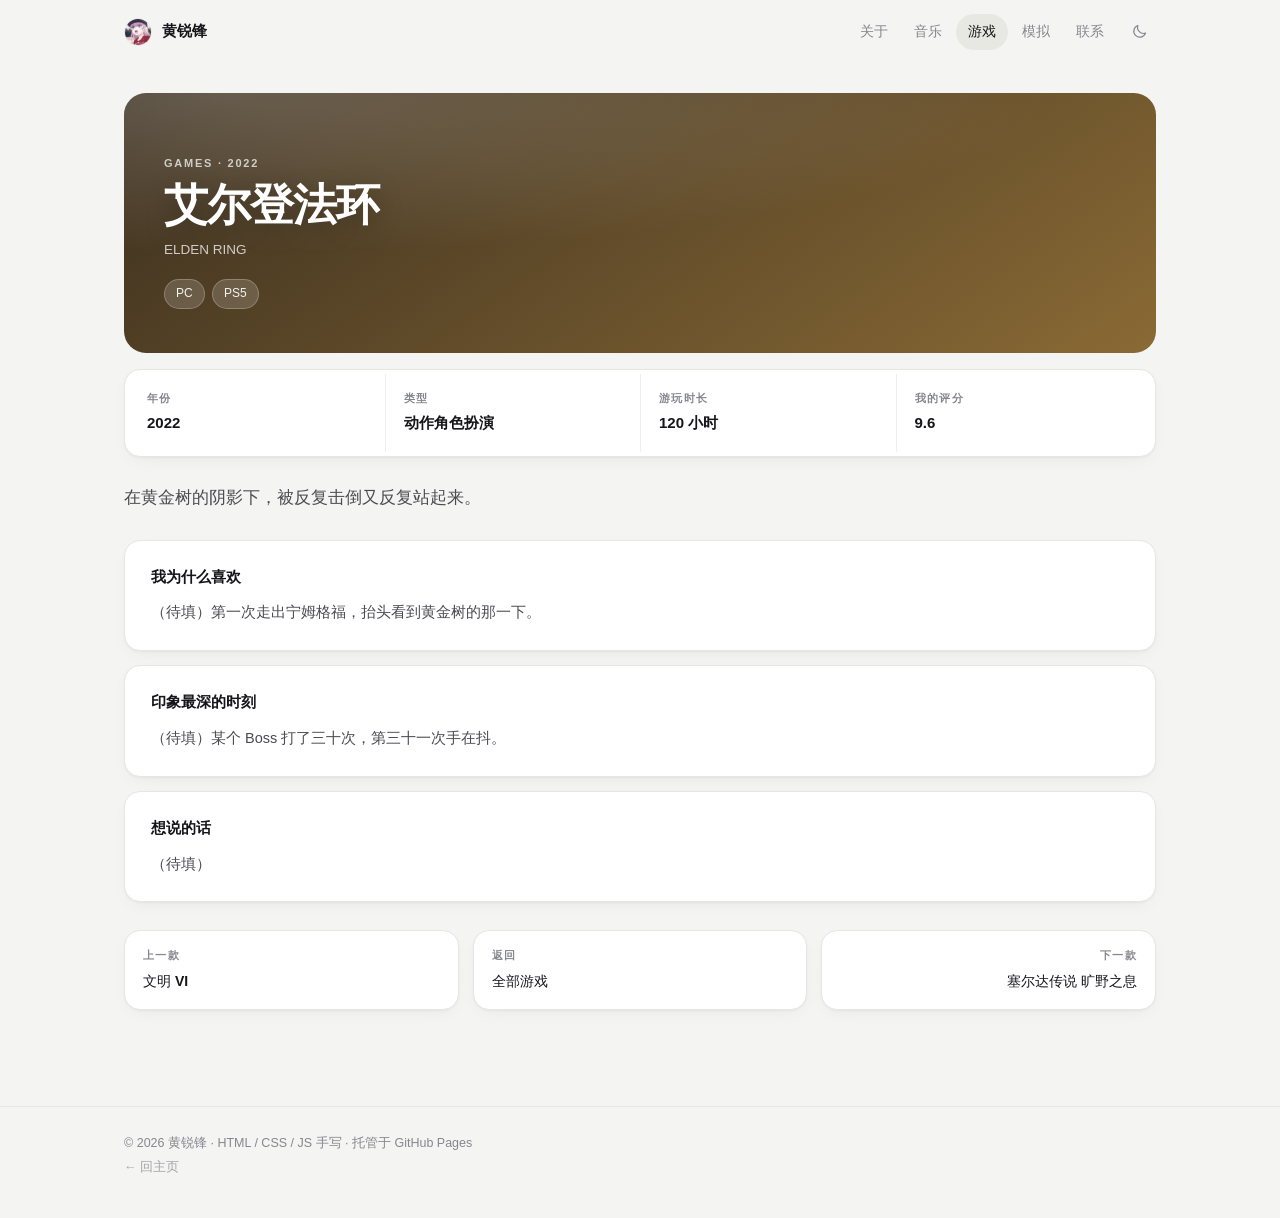
<file: me/game.html>
<!DOCTYPE html>
<html lang="zh-CN">
<head>
<meta charset="UTF-8">
<meta name="viewport" content="width=device-width, initial-scale=1, viewport-fit=cover">
<meta name="theme-color" content="#f4f4f2">
<script>
/* 主题需在首屏渲染前确定，避免闪白 */
(function () {
  try {
    var saved = localStorage.getItem('hrf-theme');
    var dark = saved ? saved === 'dark'
      : window.matchMedia && window.matchMedia('(prefers-color-scheme: dark)').matches;
    if (dark) document.documentElement.setAttribute('data-theme', 'dark');
  } catch (e) {}
})();
</script>
<title>我喜欢的游戏 · 黄锐锋</title>
<meta name="description" content="我喜欢的几款游戏，以及为什么喜欢它们。">
<link rel="icon" href="favicon.ico" sizes="any">
<link rel="apple-touch-icon" href="assets/img/favicon.png">
<link rel="stylesheet" href="css/style.css">
</head>
<body class="page-game">

<header class="topbar" id="topbar">
  <div class="wrap topbar-in">
    <a class="brand" href="index.html">
      <img class="brand-avatar" src="assets/img/avatar.jpg" alt="" width="64" height="64">
      <span class="brand-name">黄锐锋</span>
    </a>
    <div class="topbar-right">
      <nav class="nav" aria-label="页面导航">
        <a href="index.html#about">关于</a>
        <a href="index.html#music">音乐</a>
        <a href="index.html#games" class="active">游戏</a>
        <a href="index.html#sim">模拟</a>
        <a href="index.html#contact">联系</a>
      </nav>
      <button class="theme-btn" id="themeBtn" type="button" aria-label="切换深色模式" title="切换深色模式">
        <svg class="ico-moon" viewBox="0 0 24 24" aria-hidden="true" fill="none" stroke="currentColor" stroke-width="1.7" stroke-linecap="round" stroke-linejoin="round"><path d="M20.5 14.3A8.5 8.5 0 0 1 9.7 3.5a8.5 8.5 0 1 0 10.8 10.8z"/></svg>
        <svg class="ico-sun" viewBox="0 0 24 24" aria-hidden="true" fill="none" stroke="currentColor" stroke-width="1.7" stroke-linecap="round" stroke-linejoin="round"><circle cx="12" cy="12" r="4"/><path d="M12 2v2M12 20v2M4.9 4.9l1.4 1.4M17.7 17.7l1.4 1.4M2 12h2M20 12h2M4.9 19.1l1.4-1.4M17.7 6.3l1.4-1.4"/></svg>
      </button>
    </div>
  </div>
</header>

<main class="wrap gwrap" id="gpage"></main>

<footer class="foot">
  <div class="wrap foot-in">
    <p>© <span id="year">2026</span> 黄锐锋 · HTML / CSS / JS 手写 · 托管于 GitHub Pages</p>
    <p class="foot-sub"><a href="index.html">← 回主页</a></p>
  </div>
</footer>

<script src="js/games.js"></script>
<script src="js/theme.js"></script>
</body>
</html>
</file>
<file: css/main.css>
@import url('https://fonts.googleapis.com/css2?family=Noto+Serif+SC:wght@600;700;900&display=swap');

/* ==========================================================
   赣江之畔启航指南 · 样式
   极简 · 昌航蓝 × 航空金 · 大留白
   ========================================================== */

:root{
  --navy:#092c54;--navy-2:#164a79;--gold:#bd8e3f;--gold-light:#e4c991;
  --paper:#f6f8f9;--card:#fff;--text:#16334f;--muted:#768493;--line:#dce4e9;
  --shadow:0 18px 50px #1434510d;
  --serif:'Noto Serif SC','Songti SC',SimSun,serif;
  --sans:'PingFang SC','Microsoft YaHei',sans-serif;
  color-scheme:light
}

*{box-sizing:border-box}
html{min-width:320px;min-height:100%;background:var(--paper)}
body{margin:0;min-height:100vh;min-height:100svh;color:var(--text);font-family:var(--sans);
  background:radial-gradient(ellipse at 15% 30%,#dfedf380,transparent 48%),
             radial-gradient(ellipse at 95% 70%,#ebdfc744,transparent 42%),var(--paper);
  display:flex;flex-direction:column;overflow-x:hidden}
button,input,a{-webkit-tap-highlight-color:transparent}
button{font:inherit;cursor:pointer}
button,a{touch-action:manipulation}
button:focus-visible,a:focus-visible,input:focus-visible{outline:3px solid #d1a04f;outline-offset:4px}
h1:focus,h2:focus,h1:focus-visible,h2:focus-visible{outline:none}
button:disabled{cursor:not-allowed}
svg{width:22px;height:22px;fill:none;stroke:currentColor;stroke-width:1.6;stroke-linecap:round;stroke-linejoin:round}
.icon-library{position:absolute;width:0;height:0;overflow:hidden}

/* ---------- 背景装饰 ---------- */
.sky{position:fixed;inset:0;pointer-events:none;overflow:hidden;z-index:-1}
.sky:before{content:'';position:absolute;width:650px;height:650px;border:1px solid #4e83a80b;border-radius:50%;
  top:-270px;right:-150px;box-shadow:0 0 0 80px #4e83a804,0 0 0 160px #4e83a803}
.cloud{position:absolute;width:200px;height:45px;background:#fff8;filter:blur(20px);border-radius:50%}
.cloud-one{left:-50px;top:23%}
.cloud-two{right:5%;bottom:22%}

/* ---------- 页头 ---------- */
.site-header{height:96px;display:flex;align-items:center;justify-content:space-between;padding:0 5vw;
  max-width:1600px;width:100%;margin:0 auto;position:relative;z-index:5}
.brand{display:flex;align-items:center;gap:12px;text-decoration:none;color:var(--navy)}
.brand-mark{height:49px;width:49px;display:grid;place-items:center;flex:0 0 auto}
.brand-mark img{display:block;width:100%;height:100%;object-fit:contain}
.brand strong{display:block;font:700 17px var(--serif);letter-spacing:3px}
.brand small{font:8px Georgia,serif;letter-spacing:1.4px;color:var(--muted)}
.theme-button{display:grid;place-items:center;width:39px;height:39px;border:1px solid var(--line);
  border-radius:50%;background:transparent;color:var(--navy);transition:.2s}
.theme-button:hover{background:var(--card);transform:rotate(15deg)}
.theme-button svg{width:18px;height:18px}

main{flex:1;display:flex}
.page{display:none;width:100%;position:relative}
.page.active{display:flex;animation:pageIn .5s ease both}

/* ---------- 开始页 ---------- */
.start-page{align-items:center;justify-content:center;text-align:center;padding:30px 20px 60px}
.start-content{width:100%;max-width:610px;position:relative;z-index:1}
.edition-label{display:flex;align-items:center;justify-content:center;gap:12px;color:var(--gold);
  font:10px Georgia,serif;letter-spacing:2.8px;margin-bottom:20px}
.edition-label span{width:30px;height:1px;background:var(--gold-light)}
.hero-emblem{height:135px;width:175px;margin:0 auto 23px;position:relative;display:grid;place-items:center}
.hero-emblem>svg{width:68px;height:68px;stroke:var(--navy);stroke-width:1;transform:rotate(-10deg);
  position:relative;z-index:2;filter:drop-shadow(0 6px 5px #103b6415)}
.orbit{position:absolute;inset:15px 0;border:1px solid #ba945348;border-radius:50%;transform:rotate(-28deg)}
.orbit-two{inset:0 18px;transform:rotate(36deg);border-color:#527eaa35}
.orbit-one:after{content:'';position:absolute;width:7px;height:7px;background:var(--gold);border-radius:50%;
  top:13px;right:28px;box-shadow:0 0 0 5px #bd8e3f15}
.hero-emblem i{position:absolute;color:var(--gold);font-style:normal}
.star-one{left:2px;top:14px;font-size:18px}
.star-two{right:0;bottom:12px;font-size:23px}
.university-name{font-size:12px;letter-spacing:4px;color:var(--navy-2);margin:0 0 14px}
h1,h2{font-family:var(--serif);color:var(--navy)}
h1{font-size:clamp(34px,4.6vw,52px);font-weight:900;letter-spacing:8px;margin:0 0 12px;padding-left:8px}
.english-title{font:11px Georgia,serif;letter-spacing:4px;color:var(--gold);margin:0}
.title-rule{display:flex;justify-content:center;align-items:center;gap:12px;margin:25px auto}
.title-rule span{height:1px;width:52px;background:linear-gradient(90deg,transparent,var(--gold-light))}
.title-rule span:last-child{transform:rotate(180deg)}
.title-rule i{font-style:normal;font-size:11px;color:var(--gold)}
.intro{font-family:var(--serif);color:var(--muted);font-size:14px;line-height:2.15;letter-spacing:2px;margin:0 0 26px}
.name-form{max-width:350px;margin:auto}
.name-form label{display:block;font-size:12px;letter-spacing:2px;text-align:left;margin:0 0 9px;color:var(--text)}
.name-field{position:relative}
.name-field input{width:100%;border:1px solid var(--line);border-radius:7px;background:var(--card);height:51px;
  padding:0 42px 0 16px;color:var(--text);font:14px var(--sans);transition:.25s;box-shadow:0 3px 15px #12345604}
.name-field input::placeholder{color:#a4adb5;font-size:12px}
.name-field input:focus{border-color:var(--gold);outline:none;box-shadow:0 0 0 4px #bd8e3f10}
.name-field input[aria-invalid=true]{border-color:#b45d54}
.name-field svg{position:absolute;right:14px;top:15px;width:18px;height:18px;color:#a1acb5;pointer-events:none}
.form-error{font-size:12px;color:#a64c44;min-height:18px;margin:5px 0;text-align:left}
.primary-button{border:1px solid transparent;border-radius:6px;min-height:49px;width:100%;display:flex;
  justify-content:center;align-items:center;gap:23px;background:linear-gradient(110deg,var(--navy),#174b77);
  color:#fff;font-size:13px;letter-spacing:1px;box-shadow:0 8px 20px #092c5420;
  transition:transform .25s,box-shadow .25s,opacity .25s}
.primary-button svg{width:18px;height:18px}
.primary-button:not(:disabled):hover{transform:translateY(-2px);box-shadow:0 12px 25px #092c5430}
.primary-button:disabled{opacity:.38;box-shadow:none}
.start-note{display:flex;align-items:center;justify-content:center;gap:7px;color:#9099a0;font-size:10px;
  letter-spacing:1px;margin:18px 0 0}
.start-note svg{width:13px;height:13px;color:var(--gold);flex:0 0 auto}
.start-links{display:flex;align-items:center;justify-content:center;gap:16px;margin-top:14px}
.start-links i{width:3px;height:3px;border-radius:50%;background:var(--gold-light)}
.link-button{display:inline-flex;align-items:center;gap:5px;border:0;background:transparent;color:var(--muted);
  font-size:11px;letter-spacing:1px;padding:4px 2px;transition:.2s}
.link-button svg{width:14px;height:14px;stroke-width:1.5}
.link-button:hover{color:var(--gold)}
.campus-line{position:absolute;bottom:0;left:50%;transform:translateX(-50%);height:85px;width:min(860px,100%);
  opacity:.055;border-bottom:5px solid var(--navy);display:flex;justify-content:center;align-items:flex-end;
  gap:5px;overflow:hidden;pointer-events:none}
.campus-line span{display:block;background:var(--navy);width:13%;height:30px}
.campus-line span:nth-child(2),.campus-line span:nth-child(6){height:47px}
.campus-line span:nth-child(3),.campus-line span:nth-child(5){height:65px}
.campus-line span:nth-child(4){height:80px;width:10%;
  clip-path:polygon(40% 0,60% 0,60% 30%,100% 30%,100% 100%,0 100%,0 30%,40% 30%)}

/* ---------- 页脚 ---------- */
.site-footer{height:60px;display:flex;align-items:center;justify-content:center;gap:18px;
  color:#8b969f;font-size:9px;letter-spacing:2px;flex-shrink:0}
.site-footer i{height:3px;width:3px;border-radius:50%;background:var(--gold)}

/* ---------- 选择页通用 ---------- */
.selection-page{flex-direction:column;padding:10px 5vw 45px}
.progress-nav{display:flex;align-items:center;justify-content:space-between;max-width:1090px;width:100%;
  margin:0 auto 30px;border-bottom:1px solid var(--line);padding-bottom:22px}
.back-button{border:0;background:transparent;display:flex;align-items:center;gap:4px;font-size:12px;
  color:var(--muted);padding:6px 0}
.back-button:hover{color:var(--navy)}
.back-button svg{width:16px;height:16px}
.progress-nav ol{list-style:none;display:flex;margin:0;padding:0;gap:35px}
.progress-nav li{display:flex;align-items:center;gap:7px;font-size:11px;color:#9ca5ae}
.progress-nav li>span{width:22px;height:22px;border:1px solid #cfd8df;border-radius:50%;
  display:grid;place-items:center;font:11px Georgia,serif}
.progress-nav li>span svg{width:13px;height:13px}
.progress-nav li.complete{color:var(--gold)}
.progress-nav li.complete>span{border-color:#bd8e3f66;background:#bd8e3f0d}
.progress-nav li.current{color:var(--navy);font-weight:bold}
.progress-nav li.current>span{color:#fff;border-color:var(--navy);background:var(--navy)}
.step-count{font:10px Georgia,serif;color:var(--muted);letter-spacing:1px}
.page-content{width:100%;max-width:1090px;margin:0 auto;text-align:center}
.section-eyebrow{color:var(--gold);font:10px Georgia,serif;letter-spacing:3px;margin:0 0 10px}
h2{font-size:30px;letter-spacing:4px;margin:0 0 12px}
.section-subtitle{font-size:12px;letter-spacing:1px;color:var(--muted);margin:0 0 31px}

/* ---------- 专业卡片 ---------- */
.major-grid{display:grid;grid-template-columns:repeat(4,1fr);gap:17px;text-align:left}
.major-card{position:relative;display:flex;flex-direction:column;align-items:flex-start;
  border:1px solid var(--line);border-radius:10px;padding:22px;background:var(--card);color:var(--text);
  text-align:left;min-height:232px;transition:transform .25s,border-color .25s,box-shadow .25s;overflow:hidden}
.major-card:after{content:'';position:absolute;top:-30px;right:-30px;width:100px;height:100px;
  background:radial-gradient(circle,#164a7909,transparent 70%);pointer-events:none}
.major-card:hover{transform:translateY(-4px);border-color:#bd8e3f77;box-shadow:var(--shadow)}
.major-card.selected{border-color:var(--gold);box-shadow:0 0 0 2px #bd8e3f10,var(--shadow)}
.major-top{width:100%;display:flex;align-items:flex-start;justify-content:space-between;margin-bottom:15px}
.major-icon{height:43px;width:43px;background:#edf3f8;border:1px solid #dce7f0;border-radius:9px;
  display:grid;place-items:center;color:var(--navy-2)}
.major-icon svg{width:23px;height:23px;stroke-width:1.4}
.major-number{font:10px Georgia,serif;color:#b2bbc3;letter-spacing:1px}
.major-name{display:block;font:700 16px var(--serif);letter-spacing:.5px;color:var(--navy);margin:0 0 6px}
.major-english{display:block;font:8px Georgia,serif;letter-spacing:1.1px;color:var(--gold);
  text-transform:uppercase;margin:0 0 9px}
.major-college{display:block;font-size:10px;color:#8b969f;letter-spacing:.5px;margin:0 0 9px}
.major-description{display:block;font-size:11px;line-height:1.75;color:var(--muted);margin:0}
.effect-row{display:flex;flex-wrap:wrap;gap:6px;margin-top:auto;padding-top:14px;width:100%}
.effect-chip{display:inline-flex;align-items:center;gap:4px;border:1px solid #e8dcc4;background:#faf6ec;
  color:#9a7736;border-radius:20px;padding:3px 9px;font-size:10px;letter-spacing:.4px;white-space:nowrap}
.effect-chip svg{width:12px;height:12px;stroke-width:1.8}
.major-check{position:absolute;right:15px;bottom:15px;width:20px;height:20px;display:grid;place-items:center;
  border:1px solid var(--line);border-radius:50%;color:transparent;background:var(--card)}
.major-check svg{width:12px;height:12px}
.major-card.selected .major-check{background:var(--gold);color:white;border-color:var(--gold)}
.selection-footer{max-width:460px;margin:25px auto 0}
.selection-footer p{font-size:11px;color:var(--muted);margin:0 0 14px}
.compact{width:auto;min-width:290px;padding:0 24px;margin:0 auto;min-height:46px;font-size:12px}

/* ---------- 属性加点 ---------- */
.allocate-board{max-width:660px;margin:0 auto;text-align:left}
.pool-badge{display:flex;align-items:center;justify-content:space-between;border:1px solid var(--line);
  border-left:3px solid var(--gold);border-radius:8px;background:var(--card);padding:14px 20px;
  margin-bottom:20px;box-shadow:var(--shadow)}
.pool-label{font:9px Georgia,serif;letter-spacing:2px;color:var(--muted)}
.pool-badge strong{font:900 26px var(--serif);color:var(--navy);letter-spacing:1px;line-height:1}
.pool-badge.empty strong{color:var(--muted)}
.pool-badge.full strong{color:var(--gold)}
.allocate-list{display:flex;flex-direction:column;gap:11px}
.allocate-row{display:grid;grid-template-columns:1fr auto;align-items:center;gap:16px;border:1px solid var(--line);
  border-radius:9px;background:var(--card);padding:15px 18px;transition:border-color .2s}
.allocate-row:hover{border-color:#bd8e3f55}
.allocate-row.has-points{border-color:#bd8e3f66;background:#fffdf8}
.allocate-info{min-width:0}
.allocate-name{display:flex;align-items:center;gap:8px;font:700 15px var(--serif);color:var(--navy);margin:0 0 4px}
.allocate-name svg{width:17px;height:17px;stroke-width:1.5;color:var(--gold)}
.allocate-name em{font-style:normal;font:8px Georgia,serif;letter-spacing:1.4px;color:var(--muted)}
.allocate-desc{display:block;font-size:10px;color:var(--muted);letter-spacing:.3px}
.allocate-value{display:flex;align-items:center;gap:13px;flex:0 0 auto}
.stat-total{font:700 15px Georgia,serif;color:var(--navy);min-width:52px;text-align:center}
.stat-total small{display:block;font:8px Georgia,serif;color:var(--gold);letter-spacing:.4px;margin-top:1px}
.stat-step{width:31px;height:31px;display:grid;place-items:center;border:1px solid var(--line);border-radius:50%;
  background:var(--card);color:var(--navy-2);transition:.18s;padding:0}
.stat-step svg{width:14px;height:14px;stroke-width:2}
.stat-step:not(:disabled):hover{border-color:var(--gold);color:var(--gold);background:#fffdf8}
.stat-step:disabled{opacity:.3;cursor:not-allowed}
.allocate-bar{grid-column:1/-1;height:3px;border-radius:2px;background:var(--line);overflow:hidden;margin-top:2px}
.allocate-bar i{display:block;height:100%;width:0;background:linear-gradient(90deg,var(--gold-light),var(--gold));
  border-radius:2px;transition:width .28s}
/* 彩蛋模式：属性全满、按钮锁定 */
.pool-badge.secret{border-left-color:#ad7a19;background:linear-gradient(100deg,#fffaf0,#fff)}
.pool-badge.secret .pool-label{color:#ad7a19}
.pool-badge.secret strong{color:var(--muted)}
.allocate-row.locked{border-color:#e0cf9f;background:linear-gradient(100deg,#fffdf6,#fff)}
.allocate-row.locked .allocate-name{color:#8a6a20}
.allocate-row.locked .allocate-bar i{background:linear-gradient(90deg,#e4c991,#ad7a19)}
.allocate-row.locked .stat-step{opacity:.22}

/* ---------- 天赋卡 ---------- */
.talent-grid{display:grid;grid-template-columns:repeat(5,1fr);gap:15px;text-align:left}
.talent-card{position:relative;display:block;border:0;background:transparent;padding:0;perspective:1100px;
  text-align:left;border-radius:11px}
.talent-inner{position:relative;display:block;width:100%;height:100%;min-height:302px;
  transform-style:preserve-3d;transition:transform .62s cubic-bezier(.4,.2,.2,1)}
.talent-card.flipped .talent-inner{transform:rotateY(180deg)}
.talent-face{position:absolute;inset:0;display:block;backface-visibility:hidden;border-radius:11px;overflow:hidden}
.talent-front{background:linear-gradient(140deg,#123c64,#082947);border:1px solid #0d3357;
  display:flex;flex-direction:column;align-items:center;justify-content:center;gap:14px;color:#e8dcc3}
.talent-front:before{content:'';position:absolute;inset:10px;border:1px solid #bd8e3f4d;border-radius:6px}
.talent-front:after{content:'';position:absolute;top:-40%;left:-30%;width:160%;height:80%;
  background:radial-gradient(ellipse,#ffffff14,transparent 62%);pointer-events:none}
.talent-front svg{width:44px;height:44px;stroke-width:1.1;color:#d8c49b;position:relative}
.talent-front b{font:9px Georgia,serif;letter-spacing:3px;color:#bd8e3f;position:relative}
.talent-back{background:var(--card);border:1px solid var(--line);transform:rotateY(180deg);
  display:flex;flex-direction:column;padding:17px 15px;text-align:center}
.talent-rarity{font:8px Georgia,serif;letter-spacing:2px;align-self:center;padding:2px 8px;
  border-radius:20px;border:1px solid currentColor;margin-bottom:13px}
.rarity-SSR{color:#ad7a19;background:#ad7a190d}
.rarity-SR{color:#7959a4;background:#7959a40d}
.rarity-R{color:#46769c;background:#46769c0d}
.talent-symbol{width:52px;height:52px;border-radius:50%;background:#f5f0e6;border:1px solid #e9dcc3;
  display:grid;place-items:center;margin:0 auto 12px;color:#9a7736;flex:0 0 auto}
.talent-symbol svg{width:24px;height:24px;stroke-width:1.4}
.talent-name{display:block;font:700 15px var(--serif);color:var(--navy);letter-spacing:.5px;margin:0 0 4px}
.talent-en{display:block;font:7px Georgia,serif;letter-spacing:1px;color:var(--gold);
  text-transform:uppercase;margin:0 0 10px}
.talent-desc{font-size:10px;line-height:1.75;color:var(--muted);margin:0 0 12px}
.talent-effects{display:flex;flex-wrap:wrap;gap:4px;justify-content:center;margin-top:auto}
.talent-effects .effect-chip{font-size:9px;padding:2px 7px}
.talent-check{position:absolute;top:9px;right:9px;width:19px;height:19px;display:grid;place-items:center;
  border:1px solid var(--line);border-radius:50%;color:transparent;background:var(--card);z-index:2}
.talent-check svg{width:11px;height:11px}
.talent-card.selected .talent-back{border-color:var(--gold);box-shadow:0 0 0 2px #bd8e3f14,var(--shadow)}
.talent-card.selected .talent-check{background:var(--gold);color:#fff;border-color:var(--gold)}
.talent-card.selected .talent-inner{transform:rotateY(180deg) translateY(-3px)}
.talent-card.dim{opacity:.42;filter:saturate(.5)}
.talent-card:not(.flipped):hover .talent-inner{transform:rotateY(8deg) scale(1.02)}
.talent-actions{display:flex;justify-content:center;align-items:center;gap:11px;flex-wrap:wrap}
.talent-actions .compact{min-width:250px}
.talent-strip{display:flex;flex-wrap:wrap;gap:6px;margin-top:13px;padding-top:13px;border-top:1px dashed var(--line)}
.talent-chip{display:inline-flex;align-items:center;gap:5px;border:1px solid #e8dcc4;background:#faf6ec;
  border-radius:20px;padding:4px 10px;font-size:10px;color:#9a7736;letter-spacing:.3px}
.talent-chip svg{width:12px;height:12px;stroke-width:1.8}
.talent-chip em{font-style:normal;font:8px Georgia,serif;letter-spacing:1px;opacity:.8}

/* ---------- 敬请期待 ---------- */
.coming-page{justify-content:center;align-items:center;padding:35px 20px 55px;text-align:center}
.coming-card{width:100%;max-width:490px}
.coming-icon{margin:0 auto 25px;border:1px solid #bd8e3f40;width:76px;height:76px;display:grid;
  place-items:center;border-radius:50%;background:var(--card);color:var(--gold);
  box-shadow:0 0 0 9px #bd8e3f06}
.coming-icon svg{width:28px;height:28px;stroke-width:1.3}
.coming-card h2{font-size:42px;letter-spacing:8px}
.coming-desc{font:13px/2.1 var(--serif);letter-spacing:1px;color:var(--muted);margin:0}
.profile-ticket{position:relative;text-align:left;background:var(--card);border:1px solid var(--line);
  border-top:3px solid var(--gold);border-radius:6px;padding:24px;margin:26px 0 22px;box-shadow:var(--shadow)}
.ticket-label{display:block;font:9px Georgia,serif;letter-spacing:2px;color:var(--gold);margin-bottom:5px}
.profile-ticket>strong{font:700 24px var(--serif);color:var(--navy);letter-spacing:2px}
.profile-ticket dl{border-top:1px dashed var(--line);margin:20px 0 0;padding-top:15px;display:flex;gap:30px}
.profile-ticket dl div{flex:1;min-width:0}
.profile-ticket dt{font-size:10px;color:var(--muted);margin-bottom:5px;letter-spacing:.5px}
.profile-ticket dd{margin:0;font-size:12px;color:var(--text)}
.stat-strip{display:flex;flex-wrap:wrap;gap:6px;margin-top:16px;padding-top:15px;border-top:1px dashed var(--line)}
.stat-chip{display:inline-flex;align-items:center;gap:5px;border:1px solid var(--line);border-radius:20px;
  padding:4px 10px;font-size:10px;color:var(--muted);letter-spacing:.4px}
.stat-chip svg{width:12px;height:12px;stroke-width:1.8;color:var(--gold)}
.stat-chip b{color:var(--navy);font-size:11px}
.ticket-code{display:block;font:8px Georgia,serif;color:var(--muted);letter-spacing:2px;margin-top:16px}
.coming-actions{display:flex;justify-content:center;gap:10px;flex-wrap:wrap}
.coming-note{font-size:10px;color:#9ca5ae;letter-spacing:.5px;margin:18px 0 0}
.secondary-button{display:inline-flex;justify-content:center;align-items:center;gap:7px;border:1px solid var(--line);
  background:var(--card);color:var(--text);border-radius:6px;padding:10px 18px;font-size:11px;
  letter-spacing:.5px;transition:.2s}
.secondary-button svg{width:15px;height:15px;color:var(--muted)}
.secondary-button:hover{border-color:var(--gold);color:var(--gold)}
.secondary-button:hover svg{color:var(--gold)}
.secondary-button:disabled{opacity:.38;cursor:not-allowed;border-color:var(--line);color:var(--muted)}
.secondary-button:disabled:hover{border-color:var(--line);color:var(--muted)}
.secondary-button:disabled:hover svg{color:var(--muted)}

/* ---------- 校史图鉴 ---------- */
.timeline{list-style:none;margin:0 auto;padding:0;max-width:720px;text-align:left;position:relative}
.timeline:before{content:'';position:absolute;left:88px;top:8px;bottom:8px;width:1px;background:var(--line)}
.timeline li{position:relative;display:grid;grid-template-columns:88px 1fr;gap:26px;padding:0 0 26px}
.timeline li:before{content:'';position:absolute;left:84px;top:7px;width:9px;height:9px;border-radius:50%;
  background:var(--paper);border:1px solid #c8d2da}
.timeline li.now:before{background:var(--gold);border-color:var(--gold);box-shadow:0 0 0 4px #bd8e3f18}
.tl-year{font:11px Georgia,serif;letter-spacing:1px;color:var(--muted);text-align:right;
  padding:2px 12px 0 0}
.timeline li.now .tl-year{color:var(--gold)}
.tl-body{padding-left:16px}
.tl-name{display:block;font:700 14px var(--serif);color:var(--navy);letter-spacing:.5px;margin:0 0 5px}
.tl-note{display:block;font-size:11px;line-height:1.8;color:var(--muted);margin:0}
.timeline li.now .tl-name{color:var(--gold)}

/* ---------- 成就 ---------- */
.achv-progress{display:flex;align-items:center;gap:14px;max-width:760px;margin:0 auto 26px}
.ap-label{font-family:var(--serif);font-size:12px;letter-spacing:1.5px;color:var(--muted);white-space:nowrap}
.ap-track{flex:1;height:5px;border-radius:3px;background:#e4ecf1;overflow:hidden}
.ap-track i{display:block;height:100%;width:0;border-radius:3px;
  background:linear-gradient(90deg,var(--navy),var(--gold));transition:width .6s ease}
.ap-value{font-family:Georgia,serif;font-size:12px;letter-spacing:1px;color:var(--gold);white-space:nowrap}

.achv-grid{display:grid;grid-template-columns:repeat(4,1fr);gap:14px;max-width:760px;margin:0 auto}
.achv-item{position:relative;display:flex;flex-direction:column;align-items:center;gap:9px;
  border:1px dashed #c9d5de;border-radius:10px;padding:22px 12px;background:#fff;
  color:#93a0ac;transition:.25s}
.achv-item:hover{border-color:#bd8e3f88;background:#fffdf8}
.achv-item .achv-icon{display:block;color:#b8c3cd;transition:.25s}
.achv-item .achv-icon svg{width:26px;height:26px;stroke-width:1.3}
.achv-item .achv-name{display:block;font-family:var(--serif);font-size:12px;font-weight:700;
  letter-spacing:.5px;color:#8b98a4;text-align:center;transition:.25s}
.achv-item .achv-desc{display:block;font-size:10px;line-height:1.55;letter-spacing:.2px;
  color:#a9b4be;text-align:center}
.achv-item.unlocked{border-style:solid;border-color:#e2d3b0;background:linear-gradient(160deg,#fffdf8,#faf5e9)}
.achv-item.unlocked .achv-icon{color:var(--gold)}
.achv-item.unlocked .achv-name{color:var(--navy)}
.achv-item.unlocked .achv-desc{color:#8d7a55}
.achv-item.unlocked:hover{background:linear-gradient(160deg,#fffdf8,#f7efdd)}
.achv-item .achv-badge{position:absolute;top:9px;right:9px;display:flex;align-items:center;
  justify-content:center;width:17px;height:17px;border-radius:50%;background:var(--gold);color:#fff}
.achv-item .achv-badge svg{width:11px;height:11px;stroke-width:2.6}
.achv-item.secret{background:#fbfcfd}
.achv-item.secret.unlocked{background:linear-gradient(160deg,#fffdf8,#f8f1e2)}

/* 成就弹窗 */
.achv-toast{position:fixed;z-index:30;right:26px;bottom:30px;display:flex;align-items:center;gap:12px;
  padding:13px 20px 13px 15px;background:linear-gradient(120deg,#0e3559,#164a79);color:#fff;
  border-radius:9px;box-shadow:0 16px 40px #0b2540 40%;opacity:0;transform:translateY(16px);
  pointer-events:none;transition:.35s;max-width:330px}
.achv-toast.show{opacity:1;transform:translateY(0)}
.achv-toast .at-icon{display:flex;align-items:center;justify-content:center;width:34px;height:34px;
  flex:0 0 34px;border-radius:50%;background:#ffffff1f;color:var(--gold-light)}
.achv-toast .at-icon svg{width:18px;height:18px}
.achv-toast .at-body{display:flex;flex-direction:column;gap:2px;min-width:0}
.achv-toast .at-label{font-family:Georgia,serif;font-size:8px;letter-spacing:2.2px;color:var(--gold-light);text-transform:uppercase}
.achv-toast .at-name{font-family:var(--serif);font-size:13px;letter-spacing:1px;font-weight:700}

/* ---------- 提示 ---------- */
.toast{position:fixed;z-index:20;bottom:35px;left:50%;transform:translate(-50%,15px);padding:11px 20px;
  background:var(--navy);color:#fff;box-shadow:var(--shadow);border-radius:6px;font-size:12px;
  opacity:0;pointer-events:none;transition:.3s;white-space:nowrap}
.toast.show{opacity:1;transform:translate(-50%,0)}

/* ---------- 深色主题 ---------- */
body.dark{--paper:#0b1929;--card:#12263a;--text:#d6e1eb;--muted:#8fa2b4;--line:#2a3d50;
  --navy:#e3ecf5;--navy-2:#a2c8e8;--gold:#d3ae69;--gold-light:#876c42;color-scheme:dark;
  background:radial-gradient(ellipse at 15% 30%,#12334d80,transparent 48%),var(--paper)}
.dark .primary-button{background:linear-gradient(110deg,#194e7b,#27618c);color:#fff}
.dark .progress-nav li.current>span{background:#31628b;border-color:#31628b}
.dark .major-icon{background:#1a334a;border-color:#2d475c}
.dark .effect-chip{background:#1c2f42;border-color:#3a4a5c;color:#c8a869}
.dark .name-field input::placeholder{color:#718295}
.dark .toast{background:#d3ae69;color:#10283f}
.dark .achv-item{background:#ffffff0d;border-color:#2d475c}
.dark .achv-item .achv-icon{color:#6a7d8f}
.dark .achv-item .achv-name{color:#9aabba}
.dark .achv-item .achv-desc{color:#6e7f8f}
.dark .achv-item:hover{background:#ffffff14;border-color:#bd8e3f88}
.dark .achv-item.unlocked{background:linear-gradient(160deg,#1a2b3d,#22303f);border-color:#5c5233}
.dark .achv-item.unlocked .achv-icon{color:#d3ae69}
.dark .achv-item.unlocked .achv-name{color:#e8dfcc}
.dark .achv-item.unlocked .achv-desc{color:#a2916d}
.dark .achv-item.unlocked:hover{background:linear-gradient(160deg,#1f3145,#27384a)}
.dark .achv-item.secret{background:#ffffff08}
.dark .achv-item.secret.unlocked{background:linear-gradient(160deg,#1c2c3e,#26333f)}
.dark .ap-track{background:#1e3245}
.dark .ap-label{color:#7d8b99}
.dark .achv-toast{background:linear-gradient(120deg,#1b3f60,#25608f);box-shadow:0 16px 40px #000 55%}
.dark .timeline li:before{background:#0b1929;border-color:#39506a}
.dark .timeline li.now:before{background:var(--gold);border-color:var(--gold)}
.dark .campus-line{opacity:.09}
.dark .talent-front{background:linear-gradient(140deg,#12334f,#061f36);border-color:#1c3f5e}
.dark .talent-symbol{background:#1c2f42;border-color:#3a4a5c;color:#c8a869}
.dark .talent-chip{background:#1c2f42;border-color:#3a4a5c;color:#c8a869}
.dark .rarity-SSR{color:#d3ae69;background:#d3ae6914}
.dark .rarity-SR{color:#a98cd0;background:#a98cd014}
.dark .rarity-R{color:#7ea8cc;background:#7ea8cc14}
.dark .talent-card.dim{opacity:.35}
.dark .allocate-row.has-points{background:#16283a;border-color:#4a5c3c}
.dark .stat-step:not(:disabled):hover{background:#16283a}
.dark .pool-badge.full strong{color:var(--gold)}
.dark .pool-badge.secret{background:#1a2536;border-left-color:#d3ae69}
.dark .pool-badge.secret .pool-label{color:#d3ae69}
.dark .allocate-row.locked{background:#172536;border-color:#4b4028}
.dark .allocate-row.locked .allocate-name{color:#d3ae69}

@keyframes pageIn{from{opacity:0;transform:translateY(6px)}to{opacity:1;transform:translateY(0)}}

/* ---------- 响应式 ---------- */
@media(min-width:1500px){
  .start-content{transform:scale(1.07)}
  .major-card{min-height:248px}
  .talent-inner{min-height:286px}
  .selection-page{padding-top:25px}
  .progress-nav{margin-bottom:40px}
}
@media(max-width:1240px) and (min-width:801px){
  .talent-grid{grid-template-columns:repeat(3,1fr)}
}
@media(max-width:1100px) and (min-width:801px){.major-grid{grid-template-columns:repeat(3,1fr)}}
@media(max-width:800px){
  .site-header{height:80px}
  .brand strong{font-size:15px;letter-spacing:2px}
  .brand small{font-size:7px;letter-spacing:1px}
  .major-grid{grid-template-columns:repeat(2,1fr);gap:12px}
  .major-card{padding:18px;min-height:214px}
  .talent-grid{grid-template-columns:repeat(2,1fr);gap:12px}
  .talent-inner{min-height:252px}
  .selection-page{padding-top:0}
  .progress-nav{margin-bottom:25px}
  .progress-nav ol{gap:18px}
  .achv-grid{grid-template-columns:repeat(4,1fr);gap:10px}
}
@media(max-width:540px){
  .site-header{height:72px;padding:0 20px}
  .brand-mark{width:39px;height:39px}
  .brand{gap:8px}
  .brand strong{font-size:13px;letter-spacing:2px}
  .brand small{font-size:6px;letter-spacing:.6px}
  .theme-button{width:33px;height:33px}
  .start-page{padding:20px 22px 50px}
  .start-content{max-width:370px}
  .edition-label{font-size:8px;letter-spacing:2px;margin-bottom:12px}
  .hero-emblem{height:120px;width:150px;margin-bottom:17px}
  .hero-emblem>svg{width:57px;height:57px}
  .university-name{font-size:10px;letter-spacing:2px;margin-bottom:13px}
  h1{font-size:31px;letter-spacing:5px;padding-left:5px}
  .english-title{font-size:9px;letter-spacing:3px}
  .title-rule{margin:21px auto}
  .intro{font-size:12px;letter-spacing:1px;margin-bottom:24px}
  .name-form{max-width:330px}
  .name-field input{height:49px}
  .start-note{font-size:9px}
  .start-links{gap:12px;margin-top:12px}
  .link-button{font-size:10px}
  .site-footer{height:48px;font-size:8px;gap:12px}
  .selection-page{padding:0 18px 30px}
  .progress-nav{padding-bottom:17px;margin-bottom:25px}
  .progress-nav ol{gap:12px}
  .progress-nav li{font-size:10px;gap:4px}
  .progress-nav li>span{width:19px;height:19px;font-size:10px}
  .back-button{font-size:0}
  .back-button svg{width:19px;height:19px}
  .step-count{font-size:9px}
  .section-eyebrow{font-size:8px;letter-spacing:2.5px}
  h2{font-size:26px;letter-spacing:3px;margin-bottom:10px}
  .section-subtitle{font-size:10px;letter-spacing:0;margin-bottom:24px}
  .major-grid{gap:11px}
  .major-card{padding:15px;min-height:200px;border-radius:8px}
  .major-top{margin-bottom:12px}
  .major-icon{width:35px;height:35px;border-radius:7px}
  .major-icon svg{width:19px;height:19px}
  .major-name{font-size:13px;letter-spacing:0;margin-bottom:5px}
  .major-english{font-size:7px;letter-spacing:.4px;margin-bottom:7px}
  .major-college{font-size:9px;margin-bottom:7px}
  .major-description{font-size:10px;line-height:1.7}
  .major-number{font-size:9px}
  .major-check{right:10px;bottom:10px;width:16px;height:16px}
  .major-check svg{width:10px;height:10px}
  .effect-row{padding-top:10px;gap:4px}
  .effect-chip{font-size:9px;padding:2px 7px}
  .effect-chip svg{width:10px;height:10px}
  .selection-footer{margin-top:20px}
  .selection-footer p{font-size:10px}
  .compact{min-width:250px;min-height:45px}
  .talent-grid{gap:10px}
  .talent-inner{min-height:232px}
  .talent-face{padding:14px 11px}
  .talent-back{padding:14px 11px}
  .talent-symbol{width:44px;height:44px;margin-bottom:9px}
  .talent-symbol svg{width:20px;height:20px}
  .talent-name{font-size:13px}
  .talent-en{font-size:6px;margin-bottom:8px}
  .talent-desc{font-size:9px;line-height:1.65;margin-bottom:9px}
  .talent-rarity{font-size:7px;margin-bottom:10px}
  .talent-effects .effect-chip{font-size:8px;padding:2px 5px}
  .talent-actions{gap:8px}
  .talent-actions .compact{min-width:100%;order:-1}
  .talent-strip{gap:5px}
  .talent-chip{font-size:9px;padding:3px 8px}
  .allocate-board{max-width:100%}
  .pool-badge{padding:12px 15px;margin-bottom:14px}
  .pool-badge strong{font-size:22px}
  .pool-label{font-size:8px;letter-spacing:1.4px}
  .allocate-list{gap:9px}
  .allocate-row{padding:12px 13px;gap:10px}
  .allocate-name{font-size:13px;gap:6px;margin-bottom:3px}
  .allocate-name svg{width:15px;height:15px}
  .allocate-name em{font-size:7px;letter-spacing:1px}
  .allocate-desc{font-size:9px}
  .allocate-value{gap:9px}
  .stat-total{font-size:13px;min-width:38px}
  .stat-step{width:28px;height:28px}
  .stat-step svg{width:12px;height:12px}
  .coming-page{padding-top:25px}
  .coming-card h2{font-size:36px;letter-spacing:6px}
  .coming-desc{font-size:12px}
  .profile-ticket{padding:20px}
  .profile-ticket dl{gap:20px}
  .profile-ticket dd{font-size:11px}
  .profile-ticket>strong{font-size:20px}
  .stat-strip{gap:5px}
  .stat-chip{font-size:9px;padding:3px 8px}
  .timeline:before{left:64px}
  .timeline li{grid-template-columns:64px 1fr;gap:18px;padding-bottom:22px}
  .timeline li:before{left:60px;width:8px;height:8px}
  .tl-body{padding-left:12px}
  .tl-year{font-size:10px}
  .tl-name{font-size:12px}
  .tl-note{font-size:10px}
  .achv-grid{grid-template-columns:repeat(2,1fr);gap:10px}
  .achv-item{padding:18px 10px;gap:8px}
  .achv-item .achv-icon svg{width:22px;height:22px}
  .achv-item .achv-name{font-size:11px}
  .achv-item .achv-desc{font-size:9px}
  .achv-progress{gap:10px;margin-bottom:20px}
  .ap-label,.ap-value{font-size:10px}
  .achv-toast{right:14px;left:14px;bottom:20px;max-width:none;padding:11px 15px}
  .toast{font-size:11px;max-width:90vw;white-space:normal;text-align:center}
}
@media(max-height:720px) and (min-width:541px){
  .site-header{height:75px}
  .start-page{padding-top:10px;padding-bottom:30px}
  .hero-emblem{height:100px;width:140px;margin-bottom:10px}
  .hero-emblem>svg{height:52px;width:52px}
  .edition-label{margin-bottom:10px}
  .title-rule{margin:17px auto}
  .intro{margin-bottom:18px}
  .site-footer{height:40px}
  .start-note{margin-top:12px}
}
@media(prefers-reduced-motion:reduce){
  *,*:before,*:after{animation-duration:.01ms!important;transition-duration:.01ms!important}
}
</file>
<file: css/game.css>
/* ==========================================================
   赣江之畔启航指南 · 四年玩法
   游戏页 / 结局页 / 社团招新 / 属性面板
   在 main.css 之后加载，可覆盖同优先级规则
   ========================================================== */

/* ---------- 游戏页骨架 ---------- */
.game-page{flex-direction:column;padding-bottom:40px}

.game-bar{
  width:100%;max-width:1120px;margin:0 auto;padding:22px 34px 16px;
  display:flex;align-items:center;justify-content:space-between;gap:26px;
  border-bottom:1px solid var(--line);
}
.game-term-box{display:flex;flex-direction:column;gap:3px;min-width:0}
.game-term-label{
  font:400 8px/1 var(--serif);letter-spacing:3px;color:var(--gold);
  text-transform:uppercase;
}
.game-term-box strong{
  font:700 19px/1.3 var(--serif);color:var(--navy);letter-spacing:1px;
}
.game-year{font:400 10px/1 var(--serif);letter-spacing:1.6px;color:var(--muted)}

.game-progress{display:flex;align-items:center;gap:14px;flex:0 0 260px}
.game-progress-track{
  flex:1;height:3px;border-radius:2px;background:var(--line);overflow:hidden;
}
.game-progress-track i{
  display:block;height:100%;width:0;border-radius:2px;
  background:linear-gradient(90deg,var(--navy),var(--gold));
  transition:width .5s cubic-bezier(.22,.61,.36,1);
}
.game-progress-text{
  font:400 10px/1 Georgia,serif;letter-spacing:1.6px;color:var(--muted);
  white-space:nowrap;
}

.game-body{
  width:100%;max-width:1120px;margin:0 auto;padding:26px 34px 0;
  display:grid;grid-template-columns:214px minmax(0,1fr);gap:30px;align-items:start;
}

/* ---------- 左侧属性栏 ---------- */
.game-side{position:sticky;top:18px;display:flex;flex-direction:column;gap:14px}
.side-card{
  background:var(--card);border:1px solid var(--line);border-radius:10px;
  padding:18px 16px;box-shadow:var(--shadow);
}
.side-card-quiet{box-shadow:none;background:transparent;border-style:dashed}
.side-label{
  display:block;font:400 9px/1 var(--serif);letter-spacing:2.4px;
  color:var(--gold);text-transform:uppercase;margin-bottom:13px;
}
.side-note{
  margin:0;font:400 11px/1.85 var(--serif);color:var(--muted);
}
.game-stats{display:flex;flex-direction:column;gap:9px}
.gs-item{
  display:grid;grid-template-columns:16px 1fr auto;align-items:center;gap:8px;
  padding:7px 9px;border-radius:6px;background:#f2f6f9;
  transition:background .25s ease,transform .25s ease;
}
.gs-item svg{width:14px;height:14px;color:var(--navy-2)}
.gs-item em{
  font:400 11px/1 var(--serif);font-style:normal;letter-spacing:.6px;
  color:var(--text);
}
.gs-item b{
  font:700 14px/1 Georgia,serif;color:var(--navy);
}
.gs-item.bump{background:#fdf6e6;transform:scale(1.035)}
.gs-item.bump b{color:var(--gold)}

/* ---------- 学业风险 ---------- */
.risk-box .side-label{display:flex;align-items:center;justify-content:space-between;gap:8px}
.risk-box .side-label em{
  font:700 10px/1 var(--serif);font-style:normal;letter-spacing:1px;
  color:#3f7a51;text-transform:none;
}
.risk-box.warn .side-label em{color:#a5762a}
.risk-box.danger .side-label em{color:#9a5a52}
.risk-track{
  height:6px;border-radius:4px;background:#e6eef3;overflow:hidden;margin-bottom:11px;
}
.risk-track i{
  display:block;height:100%;width:0;border-radius:4px;
  background:linear-gradient(90deg,#4a8f66,#7fae5a);
  transition:width .5s ease,background .35s ease;
}
.risk-box.warn .risk-track i{background:linear-gradient(90deg,#c9a24a,#d8a13c)}
.risk-box.danger .risk-track i{background:linear-gradient(90deg,#c07a4e,#b4534a)}
.risk-note-text{font-size:10px;line-height:1.7;color:#93a0ac}
.risk-box.warn{border-color:#e2d3b0}
.risk-box.danger{border-color:#e0c0ba;background:#fdf7f6}

/* ---------- 事件区 ---------- */
.game-main{min-height:430px}
.event-card{
  background:var(--card);border:1px solid var(--line);border-radius:12px;
  padding:30px 32px 26px;box-shadow:var(--shadow);
  animation:cardIn .45s cubic-bezier(.22,.61,.36,1) both;
}
.event-head{
  display:flex;align-items:center;gap:12px;margin-bottom:16px;
}
.event-icon{
  width:40px;height:40px;flex:0 0 40px;border-radius:10px;
  display:grid;place-items:center;
  background:#edf3f8;border:1px solid #dce7f0;color:var(--navy-2);
}
.event-icon svg{width:19px;height:19px}
.event-meta{display:flex;flex-direction:column;gap:4px;min-width:0;flex:1}
.event-club{
  font:700 11px/1 var(--serif);letter-spacing:1px;color:var(--gold);
}
.event-tag{
  font:400 10px/1.4 var(--serif);letter-spacing:.8px;color:var(--muted);
}
.event-count{
  font:400 9px/1 Georgia,serif;letter-spacing:1.4px;color:var(--muted);
  white-space:nowrap;
}
.event-title{
  margin:0 0 14px;font:700 25px/1.35 var(--serif);
  color:var(--navy);letter-spacing:2px;
}
.event-text{
  margin:0 0 24px;font:400 13.5px/2.05 var(--serif);color:var(--text);
  letter-spacing:.3px;
}

/* ---------- 选项 ---------- */
.event-choices{display:flex;flex-direction:column;gap:10px}
.choice-button{
  display:flex;flex-direction:column;align-items:flex-start;gap:5px;
  width:100%;text-align:left;cursor:pointer;
  padding:15px 18px;border-radius:8px;
  border:1px solid var(--line);background:#fbfcfd;
  font-family:inherit;
  transition:border-color .22s ease,background .22s ease,transform .22s ease;
}
.choice-button:hover{
  border-color:var(--navy-2);background:#f4f8fb;transform:translateX(2px);
}
.choice-button:active{transform:translateX(0) scale(.995)}
.choice-label{
  font:400 13.5px/1.6 var(--serif);color:var(--text);letter-spacing:.3px;
}
.choice-hint{
  font:400 9.5px/1.5 var(--serif);letter-spacing:1.1px;color:var(--muted);
  display:flex;align-items:center;gap:6px;flex-wrap:wrap;
}
.choice-button.ghost{
  border-style:dashed;background:transparent;
}
/* 选项上的学业风险标签 */
.choice-risk{
  display:inline-flex;align-items:center;
  font:400 9.5px/1.5 var(--serif);letter-spacing:.8px;
  color:#9a5a52;background:#fdf2f0;border:1px solid #e6cfca;
  padding:1px 7px;border-radius:3px;margin-top:1px;
}
.choice-risk.down{color:#3f7a51;background:#f1f8f2;border-color:#cbe3d4}

/* ---------- 检定结果 ---------- */
.outcome{padding-top:4px}
.outcome.failed .outcome-text{color:#7c5a5a}
.verdict-row{display:flex;align-items:center;gap:11px;margin-bottom:13px;flex-wrap:wrap}
.verdict{
  font:700 9.5px/1 var(--serif);letter-spacing:2px;
  padding:6px 11px;border-radius:4px;
}
.verdict.ok{background:#eef7f0;color:#3f7a51;border:1px solid #cfe6d6}
.verdict.bad{background:#fbf0ef;color:#9a5a52;border:1px solid #ecd5d1}
.verdict-detail{
  font:400 10px/1 Georgia,serif;letter-spacing:.9px;color:var(--muted);
}
.outcome-text{
  margin:0 0 16px;font:400 13.5px/2.05 var(--serif);color:var(--text);
  letter-spacing:.3px;
}
.outcome .primary-button{margin-top:18px}

/* ---------- 效果 / 增减标签 ---------- */
.delta-chip{
  display:inline-flex;align-items:center;gap:4px;
  padding:3px 8px;border-radius:4px;font:400 9.5px/1 var(--serif);
  letter-spacing:.7px;
  background:#faf6ec;border:1px solid #e8dcc4;color:#9a7736;
}
.delta-chip svg{width:11px;height:11px}
.delta-chip.minus{background:#fbf0ef;border-color:#ecd5d1;color:#9a5a52}

/* ---------- 结算里的风险提示 ---------- */
.risk-note{
  display:block;margin-top:13px;padding:7px 12px;border-radius:5px;
  background:#fdf2f0;border-left:3px solid #b4534a;
  font:400 10.5px/1.6 var(--serif);letter-spacing:.3px;color:#9a5a52;
}
.risk-note.down{
  background:#f1f8f2;border-left-color:#4a8f66;color:#3f7a51;
}

/* ---------- 社团招新 ---------- */
.club-option{
  display:flex;gap:15px;align-items:flex-start;width:100%;text-align:left;
  padding:16px 18px;border-radius:9px;cursor:pointer;
  border:1px solid var(--line);background:#fbfcfd;font-family:inherit;
  transition:border-color .22s ease,background .22s ease,transform .22s ease;
}
.club-option:hover{
  border-color:var(--gold);background:#fffdf8;transform:translateX(2px);
}
.club-icon{
  width:40px;height:40px;flex:0 0 40px;border-radius:10px;
  display:grid;place-items:center;
  background:#edf3f8;border:1px solid #dce7f0;color:var(--navy-2);
}
.club-icon svg{width:18px;height:18px}
.club-body{display:flex;flex-direction:column;gap:4px;min-width:0}
.club-name{
  font:700 14px/1.3 var(--serif);color:var(--navy);letter-spacing:1px;
}
.club-en{
  font:400 8px/1 Georgia,serif;letter-spacing:1.7px;color:var(--gold);
  text-transform:uppercase;
}
.club-desc{
  font:400 11.5px/1.85 var(--serif);color:var(--muted);margin-top:2px;
}
.club-tag{
  font:400 9px/1.4 var(--serif);letter-spacing:.9px;color:#9aa7b2;
}
.club-body .effect-row{margin-top:5px}

/* ---------- 学期小结 ---------- */
.term-summary{
  background:var(--card);border:1px solid var(--line);border-radius:12px;
  padding:34px 34px 28px;box-shadow:var(--shadow);text-align:center;
  animation:cardIn .45s cubic-bezier(.22,.61,.36,1) both;
}
.summary-label{
  display:block;font:400 9px/1 Georgia,serif;letter-spacing:3.4px;
  color:var(--gold);text-transform:uppercase;margin-bottom:13px;
}
.term-summary h3{
  margin:0 0 8px;font:700 26px/1.35 var(--serif);color:var(--navy);
  letter-spacing:2.5px;
}
.summary-sub{
  margin:0 0 22px;font:400 11px/1.6 var(--serif);letter-spacing:1.4px;
  color:var(--muted);
}
.summary-stats{
  display:flex;justify-content:center;gap:8px;flex-wrap:wrap;margin-bottom:24px;
}
.summary-stats .gs-item{
  display:flex;gap:6px;padding:6px 11px;background:#f2f6f9;
}
.summary-stats .gs-item em{font-size:10px}
.summary-stats .gs-item b{font-size:12px}

.summary-log{
  text-align:left;border-top:1px dashed var(--line);padding-top:18px;
  margin-bottom:24px;display:flex;flex-direction:column;gap:11px;
}

/* 学期小结里的风险条 */
.summary-risk{
  display:grid;grid-template-columns:auto 1fr auto;align-items:center;gap:12px;
  margin-bottom:22px;padding:11px 14px;border-radius:7px;background:#f2f6f9;
  text-align:left;
}
.sr-label{
  font:400 10px/1 var(--serif);letter-spacing:1.4px;color:var(--muted);white-space:nowrap;
}
.sr-track{height:5px;border-radius:3px;background:#e0e9ef;overflow:hidden}
.sr-track i{
  display:block;height:100%;border-radius:3px;
  background:linear-gradient(90deg,#4a8f66,#7fae5a);transition:width .5s ease;
}
.sr-value{
  font:700 10px/1 Georgia,serif;color:#4a8f66;white-space:nowrap;letter-spacing:.4px;
}
.summary-risk.warn{background:#fdf6e6}
.summary-risk.warn .sr-track i{background:linear-gradient(90deg,#c9a24a,#d8a13c)}
.summary-risk.warn .sr-value{color:#a5762a}
.summary-risk.danger{background:#fdf2f0}
.summary-risk.danger .sr-track i{background:linear-gradient(90deg,#c07a4e,#b4534a)}
.summary-risk.danger .sr-value{color:#9a5a52}
.log-line{
  display:grid;grid-template-columns:8px 92px 1fr;gap:11px;align-items:baseline;
}
.log-dot{
  width:5px;height:5px;border-radius:50%;background:var(--gold);
  align-self:center;justify-self:center;
}
.log-title{
  font:700 10.5px/1.5 var(--serif);color:var(--navy);letter-spacing:.6px;
}
.log-text{
  font:400 11.5px/1.75 var(--serif);color:var(--muted);
}

/* ---------- 结局页 ---------- */
.ending-page{flex-direction:column;padding-bottom:44px}
.ending-card{
  max-width:640px;margin:0 auto;padding:44px 34px 34px;text-align:center;
  animation:pageIn .55s ease both;
}
.ending-icon{
  width:76px;height:76px;margin:0 auto 20px;border-radius:50%;
  display:grid;place-items:center;
  background:#f5f0e6;border:1px solid #e9dcc3;color:#ad7a19;
}
.ending-icon svg{width:34px;height:34px}
.ending-label{
  display:block;font:400 9px/1 Georgia,serif;letter-spacing:3.6px;
  color:var(--gold);text-transform:uppercase;margin-bottom:14px;
}
.ending-card h2{
  margin:0 0 8px;font:900 40px/1.3 var(--serif);color:var(--navy);
  letter-spacing:7px;
}
.ending-en{
  margin:0 0 4px;font:400 9.5px/1 Georgia,serif;letter-spacing:3px;
  color:var(--gold);text-transform:uppercase;
}
.ending-text{
  margin:26px 0 30px;font:400 13.5px/2.15 var(--serif);color:var(--text);
  letter-spacing:.3px;text-align:left;
}
.ending-ticket{text-align:left}

/* 结局页统计条 */
.ending-meta{
  display:flex;flex-wrap:wrap;justify-content:center;gap:9px;margin-top:20px;
}
.ending-meta .em-item{
  display:inline-flex;align-items:center;gap:6px;padding:6px 13px;border-radius:20px;
  background:#f2f6f9;border:1px solid var(--line);
  font:400 10.5px/1 var(--serif);letter-spacing:.6px;color:var(--muted);
}
.ending-meta .em-item svg{width:12px;height:12px;color:var(--gold)}
.ending-card.bad .ending-icon{background:#fdf2f0;border-color:#e0c0ba;color:#9a5a52}
.ending-card.bad .ending-label{color:#9a5a52}
.ending-card.bad .ending-title{color:#8a4a44}
.ending-highlights{
  margin-top:26px;text-align:left;border-top:1px dashed var(--line);
  padding-top:22px;
}
.ending-highlights ul{
  list-style:none;margin:0;padding:0;display:flex;flex-direction:column;gap:10px;
}
.ending-highlights li{
  display:grid;grid-template-columns:52px 1fr;gap:12px;align-items:baseline;
}
.el-term{
  font:400 9px/1 Georgia,serif;letter-spacing:1.2px;color:var(--gold);
  text-transform:uppercase;white-space:nowrap;
}
.el-text{
  font:400 11.5px/1.8 var(--serif);color:var(--muted);
}
.ending-highlights li.el-empty{
  display:block;text-align:center;
  font:400 11.5px/1.8 var(--serif);color:var(--muted);letter-spacing:.4px;
}
.ending-actions{
  display:flex;gap:12px;justify-content:center;flex-wrap:wrap;margin-top:30px;
}

/* ---------- 彩蛋：锁定专业 ---------- */
.major-card.locked{
  opacity:.34;cursor:not-allowed;filter:grayscale(.6);
  pointer-events:none;
}
.major-card.locked .major-check{display:none}
/* 彩蛋锁定后，唯一可选的那张卡呼吸高亮 */
.major-card.locked-highlight{
  opacity:1;filter:none;border-color:var(--gold);
  box-shadow:0 0 0 3px #bd8e3f33,0 18px 40px #bd8e3f22;
  animation:lockGlow 1.2s ease-in-out infinite alternate;
}
@keyframes lockGlow{
  from{box-shadow:0 0 0 3px #bd8e3f22,0 18px 40px #bd8e3f11}
  to{box-shadow:0 0 0 6px #bd8e3f3d,0 22px 48px #bd8e3f33}
}

/* ---------- 深色主题 ---------- */
.dark .gs-item{background:#ffffff0d}
.dark .gs-item em{color:#c3d2df}
.dark .gs-item b{color:#e3ecf5}
.dark .gs-item.bump{background:#3a2f18}
.dark .gs-item.bump b{color:var(--gold)}
.dark .event-icon,
.dark .club-icon{background:#ffffff0d;border-color:#2d475c;color:var(--gold-light)}
.dark .choice-button,
.dark .club-option{background:#ffffff08;border-color:#2d475c}
.dark .choice-button:hover{background:#ffffff12;border-color:var(--gold)}
.dark .club-option:hover{background:#ffffff12;border-color:var(--gold)}
.dark .choice-label{color:#dbe6f0}
.dark .choice-risk{background:#3a2422;border-color:#5c3a35;color:#e0b4ae}
.dark .choice-risk.down{background:#1b3324;border-color:#2c5540;color:#8fc7a4}
.dark .event-title,
.dark .term-summary h3,
.dark .ending-card h2{color:#e3ecf5}
.dark .event-text,
.dark .outcome-text,
.dark .ending-text{color:#cdd9e5}
.dark .outcome.failed .outcome-text{color:#e0b4ae}
.dark .verdict.ok{background:#1b3324;border-color:#2c5540;color:#8fc7a4}
.dark .verdict.bad{background:#3a2422;border-color:#5c3a35;color:#e0b4ae}
.dark .delta-chip{background:#3a2f18;border-color:#5c4a24;color:var(--gold-light)}
.dark .delta-chip.minus{background:#3a2422;border-color:#5c3a35;color:#e0b4ae}
.dark .risk-note{background:#2a1e1d;border-left-color:#b4534a;color:#d9a49a}
.dark .risk-note.down{background:#1c2c22;border-left-color:#4a8f66;color:#8fbf9c}
.dark .summary-stats .gs-item{background:#ffffff0d}
.dark .side-card-quiet{background:transparent}
.dark .ending-icon{background:#3a2f18;border-color:#5c4a24;color:var(--gold-light)}
.dark .log-dot{background:var(--gold-light)}
.dark .risk-track{background:#1e3245}
.dark .risk-note-text{color:#6e7f8f}
.dark .risk-box.warn{border-color:#5c4a24}
.dark .risk-box.danger{border-color:#5a3a36;background:#2a1e1d}
.dark .summary-risk{background:#ffffff0d}
.dark .summary-risk .sr-track{background:#1e3245}
.dark .summary-risk.warn{background:#3a2f18}
.dark .summary-risk.danger{background:#2a1e1d}
.dark .ending-meta .em-item{background:#ffffff0d;border-color:#2d475c;color:#9aabba}
.dark .ending-card.bad .ending-icon{background:#2a1e1d;border-color:#5a3a36;color:#d08a7e}
.dark .ending-card.bad .ending-title{color:#d9a49a}

/* ---------- 响应式 ---------- */
@media(min-width:1500px){
  .game-bar,.game-body{max-width:1180px}
}

@media(max-width:1100px){
  .game-body{grid-template-columns:186px minmax(0,1fr);gap:24px}
  .game-bar{padding-left:26px;padding-right:26px}
  .game-body{padding-left:26px;padding-right:26px}
}

@media(max-width:900px){
  .game-body{grid-template-columns:1fr;gap:18px}
  .game-side{position:static;flex-direction:row;flex-wrap:wrap;gap:12px}
  .game-side .side-card{flex:1 1 260px}
  .game-stats{flex-direction:row;flex-wrap:wrap;gap:7px}
  .gs-item{grid-template-columns:14px auto auto;padding:6px 10px}
  .game-progress{flex:0 0 170px}
  .risk-box{flex:1 1 100%}
}

@media(max-width:800px){
  .game-bar{padding:18px 20px 13px;gap:16px}
  .game-body{padding:20px 20px 0}
  .event-card{padding:24px 22px 22px}
  .event-title{font-size:21px;letter-spacing:1.4px}
  .event-text,.outcome-text{font-size:12.5px;line-height:1.95}
  .choice-label{font-size:12.5px}
  .term-summary{padding:26px 22px 22px}
  .term-summary h3{font-size:21px}
  .ending-card{padding:32px 22px 26px}
  .ending-card h2{font-size:32px;letter-spacing:5px}
  .ending-text{font-size:12.5px;line-height:2}
}

@media(max-width:540px){
  .game-bar{
    flex-direction:column;align-items:stretch;gap:12px;
    padding:16px 16px 12px;
  }
  .game-term-box strong{font-size:16px}
  .game-progress{flex:1 1 auto;width:100%}
  .game-body{padding:16px 16px 0;gap:14px}
  .game-side .side-card{flex:1 1 100%;padding:14px 13px}
  .game-stats{gap:6px}
  .gs-item{padding:5px 8px;gap:6px}
  .gs-item em{font-size:10px}
  .gs-item b{font-size:12px}
  .event-card{padding:20px 16px 18px;border-radius:10px}
  .event-title{font-size:18px;letter-spacing:1px}
  .event-text,.outcome-text{font-size:12px;line-height:1.9}
  .event-icon,.club-icon{width:34px;height:34px;flex-basis:34px;border-radius:8px}
  .event-icon svg,.club-icon svg{width:16px;height:16px}
  .choice-button,.club-option{padding:13px 14px}
  .choice-label{font-size:12px}
  .choice-hint{font-size:9px}
  .club-desc{font-size:10.5px}
  .term-summary{padding:22px 16px 18px}
  .term-summary h3{font-size:18px;letter-spacing:1.6px}
  .summary-stats .gs-item{padding:5px 9px}
  .log-line{grid-template-columns:7px 74px 1fr;gap:8px}
  .log-title{font-size:9.5px}
  .log-text{font-size:10.5px}
  .ending-card{padding:26px 16px 22px}
  .ending-card h2{font-size:26px;letter-spacing:3px}
  .ending-icon{width:62px;height:62px;margin-bottom:16px}
  .ending-icon svg{width:28px;height:28px}
  .ending-text{font-size:12px;line-height:1.95}
  .ending-highlights li{grid-template-columns:46px 1fr;gap:9px}
  .el-text{font-size:10.5px}
  .ending-actions{flex-direction:column}
  .ending-actions .primary-button,
  .ending-actions .secondary-button{width:100%}
}

@media(prefers-reduced-motion:reduce){
  .event-card,.term-summary,.ending-card{animation:none}
  .game-progress-track i{transition:none}
  .major-card.locked-highlight{animation:none;box-shadow:0 0 0 4px #bd8e3f3d}
}
</file>
<file: me/css/style.css>
/* ============================================================
   黄锐锋 · 个人主页
   简洁 / 模块化 / 浅色 · 深色
   ============================================================ */

:root{
  --bg:        #f4f4f2;
  --surface:   #ffffff;
  --surface-2: #fafaf9;
  --line:      #e6e6e2;
  --line-2:    #efefec;
  --line-h:    #d4d4ce;

  --ink:       #16161a;
  --ink-2:     #4b4b52;
  --ink-3:     #86868f;
  --ink-faint: #b9b9b3;

  --accent:    #1f6feb;
  --accent-2:  #eaf1fe;
  --accent-ink:#0f4fbf;

  --topbar:    rgba(244,244,242,.82);
  --topbar-2:  rgba(244,244,242,.92);
  --hover:     #ebebe7;
  --hover-2:   #e8e8e3;
  --track:     #e9e9e5;
  --track-buf: #dcdcd7;

  --r-sm: 10px;
  --r:    16px;
  --r-lg: 22px;

  --shadow:   0 1px 2px rgba(20,20,26,.04), 0 6px 20px -8px rgba(20,20,26,.08);
  --shadow-h: 0 2px 4px rgba(20,20,26,.05), 0 14px 34px -14px rgba(20,20,26,.14);

  --font: "Inter", -apple-system, BlinkMacSystemFont, "Segoe UI",
          "PingFang SC", "Hiragino Sans GB", "Microsoft YaHei", "Noto Sans SC", sans-serif;

  --maxw: 1080px;

  --l0:#2f6fed; --l1:#7b5cf0; --l2:#0d9f8f; --l3:#e08a2e;
}

[data-theme="dark"]{
  --bg:        #131316;
  --surface:   #1a1a1e;
  --surface-2: #202025;
  --line:      #2b2b31;
  --line-2:    #242429;
  --line-h:    #3a3a42;

  --ink:       #f1f1f3;
  --ink-2:     #b7b7c0;
  --ink-3:     #85858f;
  --ink-faint: #55555e;

  --accent:    #4d8df5;
  --accent-2:  #16243a;
  --accent-ink:#8db6fb;

  --topbar:    rgba(19,19,22,.78);
  --topbar-2:  rgba(19,19,22,.92);
  --hover:     #24242a;
  --hover-2:   #2a2a31;
  --track:     #2c2c33;
  --track-buf: #3a3a42;

  --shadow:   0 1px 2px rgba(0,0,0,.3), 0 6px 20px -8px rgba(0,0,0,.5);
  --shadow-h: 0 2px 4px rgba(0,0,0,.35), 0 14px 34px -14px rgba(0,0,0,.7);

  --l0:#5b8ef7; --l1:#9d86f7; --l2:#2bbdab; --l3:#eaa54a;
}

*,*::before,*::after{ box-sizing:border-box; }

html{ -webkit-text-size-adjust:100%; scroll-behavior:smooth; }

body{
  margin:0;
  background:var(--bg);
  color:var(--ink);
  font-family:var(--font);
  font-size:16px;
  line-height:1.65;
  -webkit-font-smoothing:antialiased;
  text-rendering:optimizeLegibility;
  transition:background .3s ease, color .3s ease;
}

img{ display:block; max-width:100%; }
svg{ display:block; }
button{ font:inherit; color:inherit; }
a{ color:inherit; text-decoration:none; }
kbd{
  font:inherit; font-size:11.5px; font-weight:600;
  padding:1px 6px; border-radius:5px;
  background:var(--surface-2); border:1px solid var(--line);
  border-bottom-width:2px; color:var(--ink-2);
}
:focus-visible{ outline:2px solid var(--accent); outline-offset:2px; border-radius:6px; }

.wrap{
  width:100%;
  max-width:var(--maxw);
  margin:0 auto;
  padding:0 24px;
}

/* ---------------- 顶栏 ---------------- */
.topbar{
  position:sticky; top:0; z-index:50;
  background:var(--topbar);
  -webkit-backdrop-filter:saturate(180%) blur(14px);
  backdrop-filter:saturate(180%) blur(14px);
  border-bottom:1px solid transparent;
  transition:border-color .25s ease, background .25s ease;
}
.topbar.scrolled{
  border-bottom-color:var(--line);
  background:var(--topbar-2);
}
.topbar-in{
  display:flex; align-items:center; justify-content:space-between;
  gap:16px; height:64px;
}
.brand{ display:flex; align-items:center; gap:10px; }
.brand-avatar{
  width:28px; height:28px; border-radius:50%;
  object-fit:cover; border:1px solid var(--line);
}
.brand-name{ font-size:14.5px; font-weight:650; letter-spacing:.01em; }
.topbar-right{ display:flex; align-items:center; gap:6px; }
.nav{ display:flex; align-items:center; gap:2px; }
.nav a{
  padding:7px 12px; border-radius:999px;
  font-size:13.5px; color:var(--ink-3);
  transition:color .18s ease, background .18s ease;
}
.nav a:hover{ color:var(--ink); background:var(--hover); }
.nav a.active{ color:var(--ink); background:var(--hover-2); }

.theme-btn{
  width:34px; height:34px; flex:none;
  display:grid; place-items:center;
  background:transparent; border:1px solid transparent;
  border-radius:50%; cursor:pointer; color:var(--ink-3);
  transition:background .18s ease, color .18s ease, border-color .18s ease;
}
.theme-btn svg{ width:17px; height:17px; }
.theme-btn:hover{ background:var(--hover); color:var(--ink); }
.theme-btn .ico-sun{ display:none; }
[data-theme="dark"] .theme-btn .ico-moon{ display:none; }
[data-theme="dark"] .theme-btn .ico-sun{ display:block; }

/* ---------------- 通用卡片 ---------------- */
.card{
  background:var(--surface);
  border:1px solid var(--line);
  border-radius:var(--r);
  box-shadow:var(--shadow);
}
.reveal{
  opacity:0; transform:translateY(14px);
  transition:opacity .55s cubic-bezier(.22,.8,.3,1), transform .55s cubic-bezier(.22,.8,.3,1);
}
.reveal.in{ opacity:1; transform:none; }

.kicker{
  margin:0 0 8px;
  font-size:11px; font-weight:650;
  letter-spacing:.16em; text-transform:uppercase;
  color:var(--ink-3);
}
.section-title{
  margin:0;
  font-size:26px; font-weight:680; letter-spacing:-.015em;
}

/* ---------------- 关于 ---------------- */
.about{
  display:grid;
  grid-template-columns:minmax(0,1.55fr) minmax(0,1fr);
  gap:16px;
  padding:56px 0 8px;
}
.card-profile{ padding:28px; }
.profile-top{ display:flex; align-items:center; gap:18px; }
.profile-avatar{
  width:76px; height:76px; border-radius:50%;
  object-fit:cover; border:1px solid var(--line);
  flex:none;
}
.profile-id{ min-width:0; }
.profile-name{
  margin:0;
  font-size:32px; font-weight:700; letter-spacing:-.02em; line-height:1.2;
}
.lede{
  margin:20px 0 0;
  font-size:15.5px; color:var(--ink-2); line-height:1.75;
  max-width:52ch;
}

.chips{
  display:flex; flex-wrap:wrap; gap:8px;
  margin:20px 0 0; padding:0; list-style:none;
}
.chips li{
  padding:5px 11px;
  font-size:12.5px; color:var(--ink-2);
  background:var(--surface-2);
  border:1px solid var(--line);
  border-radius:999px;
}
.chips-sm li{ font-size:12px; padding:4px 10px; }

.profile-actions{ display:flex; flex-wrap:wrap; gap:10px; margin-top:24px; }

.btn{
  display:inline-flex; align-items:center; gap:8px;
  padding:10px 18px; border-radius:999px;
  font-size:14px; font-weight:560; cursor:pointer;
  border:1px solid transparent;
  transition:background .18s ease, border-color .18s ease, transform .12s ease;
}
.btn svg{ width:16px; height:16px; }
.btn:active{ transform:scale(.985); }
.btn-solid{ background:var(--ink); color:var(--bg); }
.btn-solid:hover{ opacity:.88; }
.btn-solid.is-playing{ background:var(--accent); color:#fff; }
.btn-solid.is-playing:hover{ background:var(--accent-ink); opacity:1; }
.btn-line{ background:var(--surface); border-color:var(--line); color:var(--ink); }
.btn-line:hover{ border-color:var(--line-h); background:var(--surface-2); }

.facts{
  display:flex;
  flex-direction:column;
  align-items:stretch;
  padding:6px 0;
}
.fact-row{
  display:flex; flex-direction:column; gap:3px;
  padding:18px 22px;
  flex:1;
  justify-content:center;
}
.fact-row + .fact-row{ border-top:1px solid var(--line-2); }
.fact-label{
  font-size:10.5px; font-weight:650; letter-spacing:.14em;
  text-transform:uppercase; color:var(--ink-3);
}
.fact-value{ font-size:15px; font-weight:560; }

/* ---------------- 区块 ---------------- */
.section{ padding:56px 0 0; }
.section:last-of-type{ padding-bottom:24px; }
.section-head{
  display:flex; align-items:flex-end; justify-content:space-between;
  gap:20px; flex-wrap:wrap;
  margin-bottom:20px;
  padding-bottom:16px;
  border-bottom:1px solid var(--line);
}
.section-desc{
  margin:0; font-size:14px; color:var(--ink-3);
  max-width:44ch;
}

/* ---------------- 音乐盒 ---------------- */
.player-grid{
  display:grid;
  grid-template-columns:minmax(0,260px) minmax(0,1fr) minmax(0,300px);
  grid-template-areas:"list now lyrics";
  gap:16px;
  align-items:stretch;
}
.playlist-card{ grid-area:list; padding:18px; display:flex; flex-direction:column; }
.now-card{ grid-area:now; padding:22px; display:flex; gap:22px; align-items:flex-start; }
.lyrics-card{ grid-area:lyrics; padding:18px; display:flex; flex-direction:column; min-height:0; }

.card-head{
  display:flex; align-items:center; justify-content:space-between;
  gap:12px; margin-bottom:12px;
}
.card-head h3{
  margin:0; font-size:12px; font-weight:650;
  letter-spacing:.12em; text-transform:uppercase; color:var(--ink-3);
}
.card-count{
  font-size:11.5px; color:var(--ink-3);
  padding:2px 8px; border-radius:999px;
  background:var(--surface-2); border:1px solid var(--line);
}

/* 播放列表搜索 */
.track-search{
  position:relative;
  display:flex; align-items:center; gap:8px;
  margin-bottom:10px;
  padding:0 10px;
  height:34px;
  background:var(--surface-2);
  border:1px solid var(--line);
  border-radius:var(--r-sm);
  color:var(--ink-3);
  transition:border-color .16s ease, background .16s ease;
}
.track-search:focus-within{ border-color:var(--accent); background:var(--surface); }
.track-search svg{ width:14px; height:14px; flex:none; }
.track-search input{
  flex:1; min-width:0;
  border:0; background:transparent; outline:none;
  font:inherit; font-size:13px; color:var(--ink);
}
.track-search input::placeholder{ color:var(--ink-3); }
.track-search input::-webkit-search-cancel-button{ cursor:pointer; }
.track-empty{
  margin:14px 0 0;
  font-size:12.5px; color:var(--ink-3); text-align:center;
}
.tracklist{ overflow-y:auto; max-height:420px; padding-right:2px; }
.tracklist::-webkit-scrollbar{ width:6px; }
.tracklist::-webkit-scrollbar-thumb{ background:var(--line-h); border-radius:999px; }

/* 播放列表 */
.tracklist{ list-style:none; margin:0; padding:0; display:flex; flex-direction:column; gap:4px; }
.track-row{
  width:100%;
  display:flex; align-items:center; gap:12px;
  padding:10px 12px;
  background:transparent; border:1px solid transparent;
  border-radius:var(--r-sm);
  cursor:pointer; text-align:left;
  transition:background .16s ease, border-color .16s ease;
}
.track-row:hover{ background:var(--surface-2); border-color:var(--line-2); }
.track-row.is-active{ background:var(--accent-2); border-color:var(--accent-2); }
.track-num{
  font-size:11.5px; font-variant-numeric:tabular-nums;
  color:var(--ink-3); width:18px; flex:none;
}
.track-row.is-active .track-num{ color:var(--accent-ink); }
.track-main{ display:flex; flex-direction:column; gap:1px; min-width:0; flex:1; }
.track-name{ font-size:14px; font-weight:560; white-space:nowrap; overflow:hidden; text-overflow:ellipsis; }
.track-sub{ font-size:12px; color:var(--ink-3); white-space:nowrap; overflow:hidden; text-overflow:ellipsis; }

/* 播放中的跳动条 */
.bars{ display:flex; align-items:flex-end; gap:2px; height:13px; flex:none; opacity:0; transition:opacity .2s; }
.track-row.is-active .bars{ opacity:1; }
.bars i{
  display:block; width:2px; border-radius:1px;
  background:var(--accent); height:4px;
}
.track-row.is-active .bars i:nth-child(1){ animation:eq .9s ease-in-out infinite; }
.track-row.is-active .bars i:nth-child(2){ animation:eq .9s ease-in-out .18s infinite; }
.track-row.is-active .bars i:nth-child(3){ animation:eq .9s ease-in-out .36s infinite; }
.player-grid:not(.is-playing) .bars i{ animation-play-state:paused; }
@keyframes eq{
  0%,100%{ height:3px; }
  50%    { height:12px; }
}

/* 正在播放 */
.now-cover{ flex:none; }
.now-cover img{
  width:132px; height:132px;
  border-radius:12px;
  object-fit:cover;
  border:1px solid var(--line);
  box-shadow:0 8px 22px -12px rgba(20,20,26,.35);
  transition:transform .4s cubic-bezier(.22,.8,.3,1);
}
.player-grid.is-playing .now-cover img{ animation:coverPulse 6s ease-in-out infinite; }
@keyframes coverPulse{
  0%,100%{ transform:scale(1); }
  50%    { transform:scale(1.025); }
}

.now-body{ min-width:0; flex:1; }
.now-label{
  margin:0 0 4px;
  font-size:10.5px; font-weight:650; letter-spacing:.14em;
  text-transform:uppercase; color:var(--ink-3);
}
.now-title{
  margin:0;
  font-size:22px; font-weight:680; letter-spacing:-.015em; line-height:1.25;
}
.now-meta{ margin:2px 0 0; font-size:13px; color:var(--ink-3); }

.bar{
  position:relative;
  height:5px; margin-top:18px;
  background:var(--track); border-radius:999px;
  cursor:pointer; touch-action:none;
}
.bar-buf{ position:absolute; inset:0 auto 0 0; width:0; background:var(--track-buf); border-radius:999px; }
.bar-fill{
  position:absolute; inset:0 auto 0 0; width:0;
  background:var(--ink); border-radius:999px;
}
.bar-knob{
  position:absolute; right:-5px; top:50%;
  width:11px; height:11px; margin-top:-5.5px;
  background:var(--ink); border-radius:50%;
  box-shadow:0 0 0 3px var(--surface);
  opacity:0; transition:opacity .18s ease;
}
.bar:hover .bar-knob, .bar:focus-visible .bar-knob{ opacity:1; }
.bar-times{
  display:flex; justify-content:space-between;
  margin-top:7px;
  font-size:11.5px; font-variant-numeric:tabular-nums; color:var(--ink-3);
}

.controls{
  display:flex; align-items:center; gap:10px;
  margin-top:16px;
}
.icon-btn{
  width:34px; height:34px; flex:none;
  display:grid; place-items:center;
  background:var(--surface); border:1px solid var(--line);
  border-radius:50%; cursor:pointer; color:var(--ink-2);
  transition:background .16s ease, color .16s ease, border-color .16s ease;
}
.icon-btn svg{ width:15px; height:15px; }
.icon-btn:hover{ background:var(--surface-2); color:var(--ink); }
.icon-btn[aria-pressed="true"]{ color:var(--accent-ink); border-color:var(--accent-2); background:var(--accent-2); }

.play-btn{
  width:44px; height:44px; flex:none;
  display:grid; place-items:center;
  background:var(--ink); color:var(--bg);
  border:0; border-radius:50%; cursor:pointer;
  transition:opacity .16s ease, transform .12s ease;
}
.play-btn:hover{ opacity:.88; }
.play-btn:active{ transform:scale(.94); }
.play-btn svg{ width:18px; height:18px; }
.play-btn .ico-pause{ display:none; }
.player-grid.is-playing .play-btn .ico-play{ display:none; }
.player-grid.is-playing .play-btn .ico-pause{ display:block; }

.vol{
  -webkit-appearance:none; appearance:none;
  width:88px; height:4px; margin-left:4px;
  background:var(--track); border-radius:999px; outline:none; cursor:pointer;
}
.vol::-webkit-slider-thumb{
  -webkit-appearance:none; appearance:none;
  width:12px; height:12px; border-radius:50%;
  background:var(--ink); border:2px solid var(--surface);
  box-shadow:0 1px 3px rgba(0,0,0,.2);
}
.vol::-moz-range-thumb{
  width:12px; height:12px; border-radius:50%;
  background:var(--ink); border:2px solid var(--surface);
}
.now-hint{
  margin:14px 0 0;
  font-size:12.5px; color:var(--ink-3);
}

/* 可视化 */
.viz{
  display:block; width:100%; height:48px;
  margin-top:14px;
  opacity:.9;
}

/* 歌词 */
.lyrics{
  position:relative;
  flex:1 1 auto;
  min-height:210px;
  max-height:300px;
  overflow:hidden;
  -webkit-mask-image:linear-gradient(180deg,transparent 0,#000 14%,#000 86%,transparent 100%);
  mask-image:linear-gradient(180deg,transparent 0,#000 14%,#000 86%,transparent 100%);
}
.lyrics ul{
  list-style:none; margin:0; padding:0;
  position:absolute; top:0; left:0; right:0;
  transition:transform .5s cubic-bezier(.22,.8,.3,1);
}
.lyrics li{
  padding:5px 0;
  font-size:13px; line-height:1.55;
  color:var(--ink-faint);
  transition:color .3s ease;
}
.lyrics li.active{ color:var(--ink); font-weight:560; }

/* ---------------- 我喜欢的游戏（首页卡片） ---------------- */
.game-grid{
  display:grid;
  grid-template-columns:repeat(auto-fill,minmax(230px,1fr));
  gap:16px;
}

.gcard{
  display:flex; flex-direction:column;
  overflow:hidden;
  text-decoration:none; color:inherit;
  transition:transform .22s cubic-bezier(.22,.8,.3,1), box-shadow .22s ease, border-color .22s ease;
}
.gcard:hover{
  transform:translateY(-3px);
  border-color:var(--line-h);
  box-shadow:0 18px 36px -22px rgba(20,20,26,.42);
}
.gcard:focus-visible{ outline:2px solid var(--accent); outline-offset:2px; }

.gcard-cover{
  position:relative;
  aspect-ratio:16/9;
  display:grid; place-items:center;
  overflow:hidden;
}
.gcard-cover::after{
  content:'';
  position:absolute; inset:0;
  background:radial-gradient(120% 90% at 15% 0%,rgba(255,255,255,.22),transparent 60%);
}
.gcard-initial{
  font-size:52px; font-weight:700; line-height:1;
  color:rgba(255,255,255,.92);
  letter-spacing:-.02em;
  text-shadow:0 6px 24px rgba(0,0,0,.28);
  transition:transform .3s cubic-bezier(.22,.8,.3,1);
}
.gcard:hover .gcard-initial{ transform:scale(1.06); }
.gcard-score{
  position:absolute; top:10px; right:10px; z-index:1;
  padding:3px 8px; border-radius:999px;
  font-size:11.5px; font-weight:650; font-variant-numeric:tabular-nums;
  color:#fff;
  background:rgba(0,0,0,.34);
  backdrop-filter:blur(6px);
  -webkit-backdrop-filter:blur(6px);
}

.gcard-body{ padding:14px 16px 16px; display:flex; flex-direction:column; gap:3px; flex:1; }
.gcard-title{ margin:0; font-size:15.5px; font-weight:640; letter-spacing:-.01em; }
.gcard-en{
  margin:0; font-size:11.5px; color:var(--ink-3);
  white-space:nowrap; overflow:hidden; text-overflow:ellipsis;
}
.gcard-tag{
  margin:8px 0 0;
  font-size:13px; line-height:1.6; color:var(--ink-2);
  display:-webkit-box; -webkit-line-clamp:2; -webkit-box-orient:vertical;
  overflow:hidden;
}
.gcard-foot{
  display:flex; align-items:center; justify-content:space-between;
  gap:10px; margin-top:auto; padding-top:14px;
}
.gcard-meta{ font-size:11.5px; color:var(--ink-3); }
.gcard-arrow{ color:var(--ink-3); display:grid; place-items:center; transition:transform .22s ease, color .22s ease; }
.gcard-arrow svg{ width:15px; height:15px; }
.gcard:hover .gcard-arrow{ transform:translateX(3px); color:var(--accent); }

/* ---------------- 游戏详情页 ---------------- */
.page-game .gwrap{ padding-top:28px; padding-bottom:32px; }

.ghero{
  position:relative;
  border-radius:var(--r-lg);
  overflow:hidden;
  padding:56px 40px 44px;
  min-height:260px;
  display:flex; align-items:flex-end;
}
.ghero::after{
  content:'';
  position:absolute; inset:0;
  background:radial-gradient(130% 100% at 10% 0%,rgba(255,255,255,.2),transparent 62%);
}
.ghero-in{ position:relative; z-index:1; }
.ghero-kicker{
  margin:0 0 8px;
  font-size:11px; font-weight:650; letter-spacing:.16em;
  text-transform:uppercase;
  color:rgba(255,255,255,.72);
}
.ghero-title{
  margin:0;
  font-size:clamp(28px,4.4vw,44px); font-weight:720;
  letter-spacing:-.02em; line-height:1.15;
  color:#fff;
  text-shadow:0 6px 26px rgba(0,0,0,.3);
}
.ghero-en{
  margin:8px 0 0;
  font-size:13.5px;
  color:rgba(255,255,255,.74);
}
.ghero-chips{
  display:flex; flex-wrap:wrap; gap:7px;
  margin:18px 0 0; padding:0; list-style:none;
}
.ghero-chips li{
  padding:4px 11px; border-radius:999px;
  font-size:12px;
  color:rgba(255,255,255,.92);
  background:rgba(255,255,255,.16);
  border:1px solid rgba(255,255,255,.24);
  backdrop-filter:blur(6px);
  -webkit-backdrop-filter:blur(6px);
}

.gmeta{
  display:grid;
  grid-template-columns:repeat(4,minmax(0,1fr));
  margin-top:16px;
  padding:4px;
}
.gmeta-cell{
  display:flex; flex-direction:column; gap:4px;
  padding:16px 18px;
}
.gmeta-cell + .gmeta-cell{ border-left:1px solid var(--line-2); }
.gmeta-cell span{
  font-size:10.5px; font-weight:650; letter-spacing:.13em;
  text-transform:uppercase; color:var(--ink-3);
}
.gmeta-cell b{ font-size:15px; font-weight:600; }

.gintro{
  margin:26px 0 0;
  font-size:17px; line-height:1.8; color:var(--ink-2);
  max-width:60ch;
}

.gsections{ display:flex; flex-direction:column; gap:14px; margin-top:26px; }
.gsec{ padding:24px 26px; }
.gsec h2{
  margin:0 0 10px;
  font-size:15px; font-weight:650; letter-spacing:-.005em;
}
.gsec p{
  margin:0;
  font-size:14.5px; line-height:1.85; color:var(--ink-2);
}

.gnav{
  display:grid;
  grid-template-columns:repeat(3,minmax(0,1fr));
  gap:14px;
  margin-top:28px;
}
.gnav-item{
  display:flex; flex-direction:column; gap:5px;
  padding:16px 18px;
  text-decoration:none; color:inherit;
  transition:border-color .18s ease, transform .18s ease;
}
.gnav-item:hover{ border-color:var(--line-h); transform:translateY(-2px); }
.gnav-next{ text-align:right; }
.gnav-label{
  font-size:10.5px; font-weight:650; letter-spacing:.13em;
  text-transform:uppercase; color:var(--ink-3);
}
.gnav-title{ font-size:14px; font-weight:560; }

/* ---------------- 模拟器 ---------------- */
.sim-card{
  display:grid;
  grid-template-columns:minmax(0,1fr) minmax(0,1fr);
  overflow:hidden;
  transition:box-shadow .25s ease, border-color .25s ease, transform .25s ease;
}
.sim-card:hover{
  box-shadow:var(--shadow-h);
  border-color:var(--line-h);
  transform:translateY(-2px);
}
.sim-shot{
  position:relative;
  background:var(--surface-2);
  border-right:1px solid var(--line);
  min-height:240px;
  overflow:hidden;
}
.sim-shot img{
  width:100%; height:100%;
  object-fit:cover; object-position:center top;
}
.sim-info{
  padding:26px;
  display:flex; flex-direction:column; align-items:flex-start;
}
.sim-badge{
  display:inline-flex; align-items:center; gap:7px;
  padding:4px 10px 4px 5px;
  font-size:11.5px; color:var(--ink-2);
  background:var(--surface-2); border:1px solid var(--line);
  border-radius:999px;
}
.sim-badge img{ width:18px; height:18px; object-fit:contain; }
.sim-info h3{
  margin:14px 0 0;
  font-size:19px; font-weight:660; letter-spacing:-.01em; line-height:1.4;
}
.sim-info p{
  margin:8px 0 0;
  font-size:13.5px; color:var(--ink-2); line-height:1.7;
}
.sim-cta{
  display:inline-flex; align-items:center; gap:7px;
  margin-top:auto; padding-top:18px;
  font-size:13.5px; font-weight:560; color:var(--accent-ink);
}
.sim-cta svg{ width:15px; height:15px; transition:transform .22s ease; }
.sim-card:hover .sim-cta svg{ transform:translateX(3px); }

/* ---------------- 留言板 ---------------- */
.guest-card{ padding:20px; }
.guest-form{ display:flex; flex-direction:column; gap:10px; }
.guest-name,
.guest-text{
  width:100%;
  font:inherit; font-size:14px;
  color:var(--ink);
  background:var(--surface-2);
  border:1px solid var(--line);
  border-radius:var(--r-sm);
  padding:10px 14px;
  transition:border-color .16s ease, background .16s ease;
}
.guest-name{ max-width:220px; }
.guest-text{ resize:vertical; min-height:76px; line-height:1.6; }
.guest-name::placeholder,
.guest-text::placeholder{ color:var(--ink-3); }
.guest-name:focus,
.guest-text:focus{
  outline:none;
  border-color:var(--accent);
  background:var(--surface);
}
.guest-actions{
  display:flex; align-items:center; justify-content:space-between;
  gap:12px; flex-wrap:wrap;
}
.guest-note{ font-size:11.5px; color:var(--ink-3); }

.guest-list{
  list-style:none; margin:18px 0 0; padding:16px 0 0;
  border-top:1px solid var(--line-2);
  display:flex; flex-direction:column; gap:14px;
}
.guest-list:empty{ display:none; }
.guest-item{ display:flex; gap:12px; }
.guest-avatar{
  width:32px; height:32px; flex:none;
  display:grid; place-items:center;
  border-radius:50%;
  font-size:13px; font-weight:650;
  color:var(--accent-ink); background:var(--accent-2);
}
.guest-item-main{ min-width:0; flex:1; }
.guest-item-head{ display:flex; align-items:baseline; gap:10px; }
.guest-item-name{ font-size:13px; font-weight:600; }
.guest-item-time{ font-size:11.5px; color:var(--ink-3); }
.guest-item-text{
  margin:3px 0 0;
  font-size:13.5px; color:var(--ink-2); line-height:1.7;
  overflow-wrap:anywhere;
}
.guest-empty{
  margin:18px 0 0; padding-top:16px;
  border-top:1px solid var(--line-2);
  font-size:13px; color:var(--ink-3);
}
.guest-mount{ margin-top:4px; }
.guest-mount[hidden]{ display:none; }

/* ---------------- 联系 ---------------- */
.contact-grid{
  display:grid;
  grid-template-columns:repeat(2,minmax(0,1fr));
  gap:16px;
}
.contact-card{
  display:flex; align-items:center; gap:14px;
  padding:18px 20px;
  cursor:pointer; text-align:left;
  transition:box-shadow .22s ease, border-color .22s ease, transform .22s ease;
}
.contact-card:hover{
  box-shadow:var(--shadow-h);
  border-color:var(--line-h);
  transform:translateY(-2px);
}
.contact-ico{
  width:40px; height:40px; flex:none;
  display:grid; place-items:center;
  background:var(--surface-2); border:1px solid var(--line);
  border-radius:12px; color:var(--ink-2);
}
.contact-ico svg{ width:19px; height:19px; }
.contact-body{ display:flex; flex-direction:column; gap:1px; min-width:0; flex:1; }
.contact-label{
  font-size:10.5px; font-weight:650; letter-spacing:.13em;
  text-transform:uppercase; color:var(--ink-3);
}
.contact-value{
  font-size:16px; font-weight:560; letter-spacing:.01em;
  font-variant-numeric:tabular-nums;
}
.contact-copy{
  font-size:12px; color:var(--ink-3);
  padding:4px 10px; border-radius:999px;
  border:1px solid var(--line); background:var(--surface-2);
  flex:none;
}

/* ---------------- 页脚 ---------------- */
.foot{
  margin-top:64px;
  border-top:1px solid var(--line);
  padding:26px 0 40px;
}
.foot-in{ display:flex; flex-direction:column; gap:4px; }
.foot p{ margin:0; font-size:12.5px; color:var(--ink-3); }
.foot-sub{ font-size:12px; color:var(--ink-3); opacity:.72; }

/* ---------------- 迷你播放器 ---------------- */
.mini{
  position:fixed; left:50%; bottom:16px; z-index:60;
  width:min(340px, calc(100vw - 32px));
  transform:translate(-50%, 140%);
  opacity:0; pointer-events:none;
  background:var(--surface);
  border:1px solid var(--line);
  border-radius:var(--r);
  box-shadow:var(--shadow-h);
  overflow:hidden;
  transition:transform .42s cubic-bezier(.22,.8,.3,1), opacity .3s ease;
}
.mini.show{ transform:translate(-50%,0); opacity:1; pointer-events:auto; }
.mini-in{ display:flex; align-items:center; gap:11px; padding:10px 12px; }
.mini-cover{
  width:40px; height:40px; flex:none;
  border-radius:9px; object-fit:cover; border:1px solid var(--line);
}
.mini-meta{ display:flex; flex-direction:column; gap:0; min-width:0; flex:1; }
.mini-title{
  font-size:13.5px; font-weight:600; line-height:1.35;
  white-space:nowrap; overflow:hidden; text-overflow:ellipsis;
}
.mini-sub{
  font-size:11.5px; color:var(--ink-3); line-height:1.35;
  white-space:nowrap; overflow:hidden; text-overflow:ellipsis;
}
.mini-btn{
  width:34px; height:34px; flex:none;
  display:grid; place-items:center;
  background:var(--ink); color:var(--bg);
  border:0; border-radius:50%; cursor:pointer;
  transition:opacity .16s ease;
}
.mini-btn:hover{ opacity:.86; }
.mini-btn svg{ width:15px; height:15px; }
.mini-btn .ico-pause{ display:none; }
.mini-btn.is-playing .ico-play{ display:none; }
.mini-btn.is-playing .ico-pause{ display:block; }
.mini-jump{
  width:30px; height:30px; flex:none;
  display:grid; place-items:center;
  color:var(--ink-3); border-radius:50%;
  transition:background .16s ease, color .16s ease;
}
.mini-jump:hover{ background:var(--surface-2); color:var(--ink); }
.mini-jump svg{ width:15px; height:15px; }
.mini-bar{ height:2px; background:var(--track); }
.mini-bar-fill{ height:100%; width:0; background:var(--accent); transition:width .2s linear; }

/* ---------------- Toast ---------------- */
.toast{
  position:fixed; left:50%; bottom:28px; z-index:99;
  transform:translate(-50%,16px);
  padding:10px 18px;
  background:var(--ink); color:var(--bg);
  font-size:13px; border-radius:999px;
  opacity:0; pointer-events:none;
  transition:opacity .24s ease, transform .24s ease, bottom .24s ease;
  box-shadow:0 12px 30px -12px rgba(0,0,0,.4);
  max-width:calc(100vw - 32px);
  text-align:center;
}
.toast.show{ opacity:1; transform:translate(-50%,0); }
body:has(.mini.show) .toast{ bottom:92px; }

/* ---------------- 响应式 ---------------- */
@media (max-width:960px){
  .player-grid{
    grid-template-columns:minmax(0,1fr) minmax(0,1fr);
    grid-template-areas:
      "now lyrics"
      "list list";
  }
  .now-card{ flex-direction:column; }
  .now-cover img{ width:100%; height:auto; aspect-ratio:1; }
  .lyrics{ min-height:200px; max-height:240px; }

  .gmeta{ grid-template-columns:repeat(2,minmax(0,1fr)); }
  .gmeta-cell:nth-child(3){ border-left:0; }
  .gmeta-cell:nth-child(n+3){ border-top:1px solid var(--line-2); }
  .ghero{ padding:44px 28px 36px; min-height:220px; }
}

@media (max-width:760px){
  .wrap{ padding:0 18px; }
  .about{
    grid-template-columns:minmax(0,1fr);
    padding-top:36px;
  }
  .facts{
    display:grid;
    grid-template-columns:repeat(3,minmax(0,1fr));
    padding:0;
  }
  .fact-row{ padding:14px; justify-content:flex-start; }
  .fact-row + .fact-row{ border-top:0; border-left:1px solid var(--line-2); }
  .fact-value{ font-size:13.5px; }
  .card-profile{ padding:22px; }
  .profile-name{ font-size:26px; }
  .profile-avatar{ width:62px; height:62px; }
  .lede{ font-size:14.5px; }

  .section{ padding-top:44px; }
  .section-title{ font-size:22px; }
  .section-head{ align-items:flex-start; }

  .player-grid{
    grid-template-columns:minmax(0,1fr);
    grid-template-areas:
      "now"
      "list"
      "lyrics";
  }
  .now-card{ flex-direction:row; gap:16px; padding:18px; }
  .now-cover img{ width:96px; height:96px; }
  .now-title{ font-size:19px; }
  .lyrics{ min-height:180px; max-height:200px; }
  .controls{ gap:8px; }
  .vol{ width:64px; }
  .viz{ height:38px; }

  .game-grid{ grid-template-columns:repeat(auto-fill,minmax(160px,1fr)); gap:12px; }
  .gcard-initial{ font-size:40px; }
  .gcard-body{ padding:12px 13px 14px; }
  .gcard-title{ font-size:14px; }
  .gcard-tag{ font-size:12px; }

  .page-game .gwrap{ padding-top:18px; }
  .ghero{ padding:36px 20px 28px; min-height:190px; border-radius:var(--r); }
  .ghero-en{ font-size:12.5px; }
  .gmeta-cell{ padding:13px 14px; }
  .gmeta-cell b{ font-size:14px; }
  .gintro{ font-size:15.5px; margin-top:20px; }
  .gsec{ padding:18px 18px; }
  .gsec p{ font-size:14px; }
  .gnav{ grid-template-columns:minmax(0,1fr); gap:10px; }
  .gnav-next{ text-align:left; }
  .tracklist{ max-height:320px; }

  .sim-card{ grid-template-columns:minmax(0,1fr); }
  .sim-shot{ border-right:0; border-bottom:1px solid var(--line); min-height:180px; }
  .sim-info{ padding:20px; }

  .contact-grid{ grid-template-columns:minmax(0,1fr); }
  .contact-value{ font-size:15px; }

  .nav a{ padding:6px 8px; font-size:12.5px; }
  .brand-name{ display:none; }
  .guest-name{ max-width:none; }
}

@media (max-width:400px){
  .facts{ grid-template-columns:minmax(0,1fr); }
  .fact-row + .fact-row{ border-left:0; border-top:1px solid var(--line-2); }
  .profile-actions .btn{ flex:1; justify-content:center; }
  .nav a{ padding:6px 6px; font-size:11.5px; }
  .mini{ width:calc(100vw - 24px); }
}

@media (prefers-reduced-motion:reduce){
  html{ scroll-behavior:auto; }
  *,*::before,*::after{
    animation-duration:.001ms !important;
    animation-iteration-count:1 !important;
    transition-duration:.001ms !important;
  }
  .reveal{ opacity:1; transform:none; }
}
</file>
